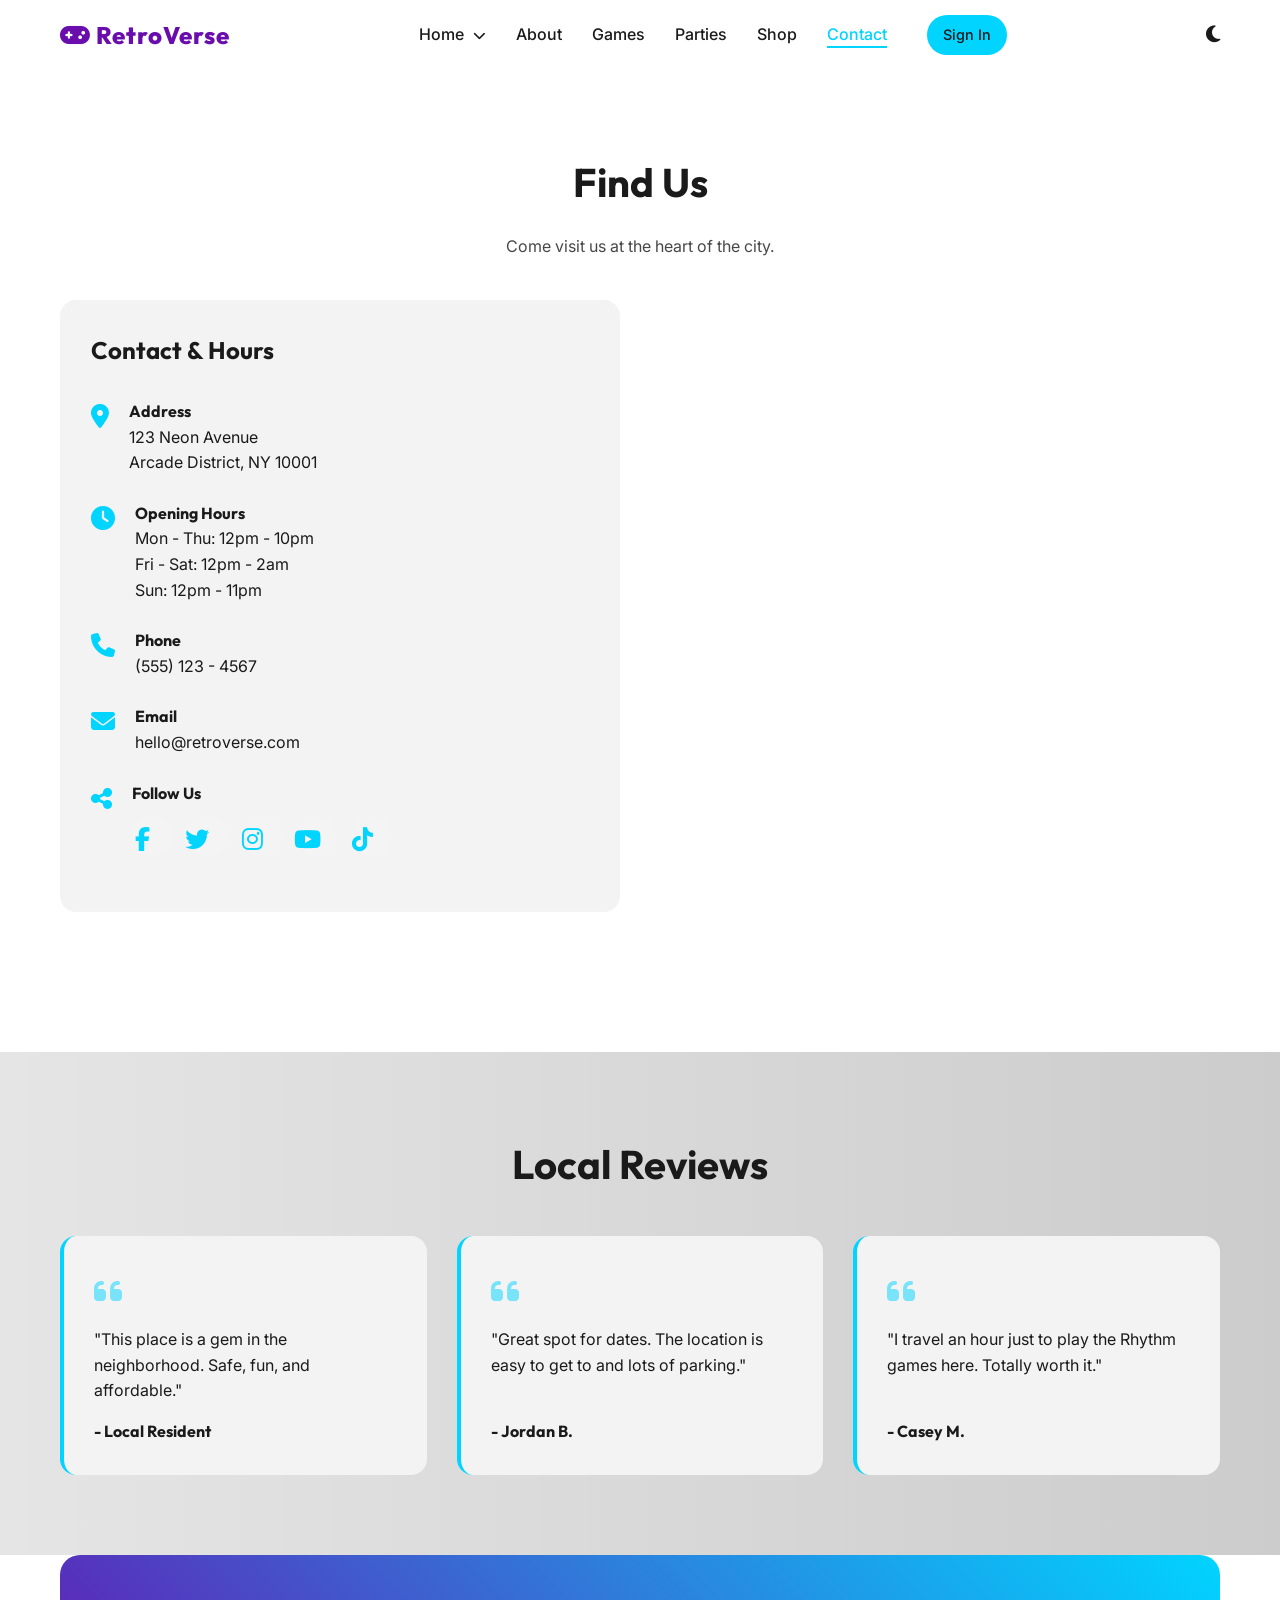
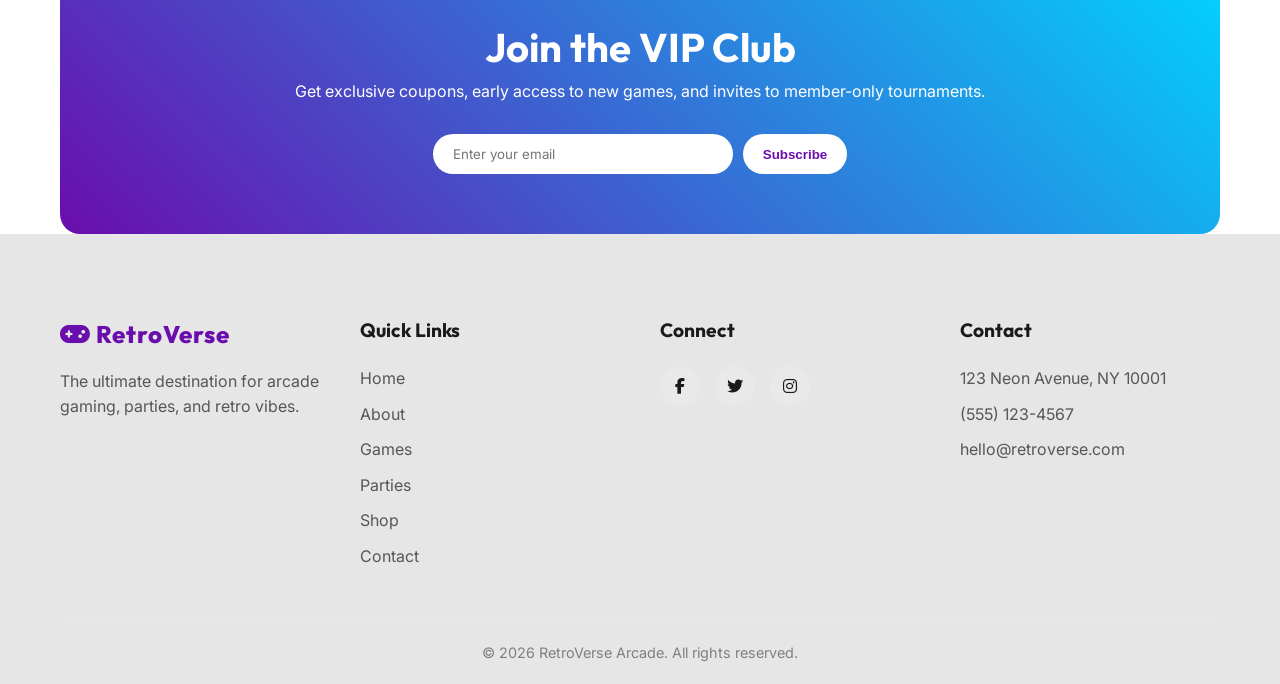
<file: contact.html>
<!DOCTYPE html>
<html lang="en">

<head>
    <meta charset="UTF-8">
    <meta name="viewport" content="width=device-width, initial-scale=1.0">
    <title>Contact - RetroVerse Arcade</title>
    <link rel="stylesheet" href="style.css">
    <link rel="icon"
        href="data:image/svg+xml,<svg xmlns=%22http://www.w3.org/2000/svg%22 viewBox=%220 0 100 100%22><text y=%22.9em%22 font-size=%2290%22>🕹️</text></svg>">
    <link href="https://fonts.googleapis.com/css2?family=Inter:wght@400;500;600&family=Outfit:wght@700;800&display=swap"
        rel="stylesheet">
    <link rel="stylesheet" href="https://cdnjs.cloudflare.com/ajax/libs/font-awesome/6.4.0/css/all.min.css">
    <style>
        .info-grid {
            display: grid;
            grid-template-columns: 1fr 1fr;
            gap: 40px;
            margin-top: 40px;
        }

        .info-box {
            background: var(--card-bg);
            padding: 30px;
            border-radius: 16px;
            border: 1px solid rgba(255, 255, 255, 0.05);
        }

        .info-item {
            display: flex;
            align-items: flex-start;
            margin-bottom: 25px;
        }

        .info-item i {
            font-size: 1.5rem;
            color: var(--secondary-color);
            margin-right: 20px;
            margin-top: 5px;
        }

        .map-container {
            width: 100%;
            height: 100%;
            min-height: 400px;
            border-radius: 16px;
            overflow: hidden;
            border: 1px solid rgba(255, 255, 255, 0.1);
        }

        .map-container iframe {
            width: 100%;
            height: 100%;
            border: 0;
            filter: grayscale(100%) invert(90%);
            /* Dark mode map hack */
        }

        @media (max-width: 768px) {
            .info-grid {
                grid-template-columns: 1fr;
            }
        }
    </style>
</head>

<body>

    <div class="scroll-top">
        <i class="fa-solid fa-arrow-up"></i>
    </div>

    <header>
        <div class="container">
            <nav>
                <a href="index.html" class="logo"><i class="fa-solid fa-gamepad"></i> RetroVerse</a>
                <ul class="nav-links">
                    <li class="dropdown">
                        <a href="index.html">Home <i class="fa-solid fa-chevron-down"
                                style="font-size: 0.8em; margin-left: 5px;"></i></a>
                        <div class="dropdown-content">
                            <a href="index.html">Home 1</a>
                            <a href="home2.html">Home 2</a>
                        </div>
                    </li>
                    <li><a href="about.html">About</a></li>
                    <li><a href="games.html">Games</a></li>
                    <li><a href="parties.html">Parties</a></li>
                    <li><a href="shop.html">Shop</a></li>
                    <li><a href="contact.html" class="active">Contact</a></li>
                    <li><a href="signin.html" class="btn btn-signin">Sign In</a></li>
                </ul>
                <button class="theme-toggle" aria-label="Toggle Dark Mode"><i class="fa-solid fa-moon"></i></button>


                <button class="menu-toggle"><i class="fa-solid fa-bars"></i></button>
            </nav>
        </div>
    </header>

    <main class="container page-top-spacing">
        <h2 style="text-align: center; font-size: 2.5rem; margin-bottom: 20px;">Find Us</h2>
        <p style="text-align: center; margin-bottom: 40px; opacity: 0.8;">Come visit us at the heart of the city.</p>

        <div class="info-grid">
            <div class="info-box">
                <h3 style="margin-bottom: 30px;">Contact & Hours</h3>

                <div class="info-item">
                    <i class="fa-solid fa-location-dot"></i>
                    <div>
                        <h4>Address</h4>
                        <p>123 Neon Avenue<br>Arcade District, NY 10001</p>
                    </div>
                </div>

                <div class="info-item">
                    <i class="fa-solid fa-clock"></i>
                    <div>
                        <h4>Opening Hours</h4>
                        <p>Mon - Thu: 12pm - 10pm<br>Fri - Sat: 12pm - 2am<br>Sun: 12pm - 11pm</p>
                    </div>
                </div>

                <div class="info-item">
                    <i class="fa-solid fa-phone"></i>
                    <div>
                        <h4>Phone</h4>
                        <p>(555) 123 - 4567</p>
                    </div>
                </div>

                <div class="info-item">
                    <i class="fa-solid fa-envelope"></i>
                    <div>
                        <h4>Email</h4>
                        <p>hello@retroverse.com</p>
                    </div>
                </div>

                <div class="info-item">
                    <i class="fa-solid fa-share-nodes"></i>
                    <div>
                        <h4>Follow Us</h4>
                        <div class="social-links" style="margin-top: 10px;">
                            <a href="#" aria-label="Facebook"><i class="fa-brands fa-facebook-f"></i></a>
                            <a href="#" aria-label="Twitter"><i class="fa-brands fa-twitter"></i></a>
                            <a href="#" aria-label="Instagram"><i class="fa-brands fa-instagram"></i></a>
                            <a href="#" aria-label="YouTube"><i class="fa-brands fa-youtube"></i></a>
                            <a href="#" aria-label="TikTok"><i class="fa-brands fa-tiktok"></i></a>
                        </div>
                    </div>
                </div>
            </div>

            <div class="map-container">
                <!-- Google Map Embed -->
                <iframe
                    src="https://www.google.com/maps/embed?pb=!1m18!1m12!1m3!1d193595.15830869428!2d-74.119763973046!3d40.69766374874431!2m3!1f0!2f0!3f0!3m2!1i1024!2i768!4f13.1!3m3!1m2!1s0x89c24fa5d33f083b%3A0xc80b8f06e177fe62!2sNew%20York%2C%20NY%2C%20USA!5e0!3m2!1sen!2sca!4v1684351333321!5m2!1sen!2sca"
                    allowfullscreen="" loading="lazy" referrerpolicy="no-referrer-when-downgrade">
                </iframe>
            </div>
        </div>

    </main>

    <!-- Testimonials Section -->
    <section class="testimonials-section" style="margin-top: 60px;">
        <div class="container">
            <h2 class="text-center">Local Reviews</h2>
            <div class="testimonial-grid">
                <div class="testimonial-card">
                    <div class="quote-icon"><i class="fa-solid fa-quote-left"></i></div>
                    <p>"This place is a gem in the neighborhood. Safe, fun, and affordable."</p>
                    <h4>- Local Resident</h4>
                </div>
                <div class="testimonial-card">
                    <div class="quote-icon"><i class="fa-solid fa-quote-left"></i></div>
                    <p>"Great spot for dates. The location is easy to get to and lots of parking."</p>
                    <h4>- Jordan B.</h4>
                </div>
                <div class="testimonial-card">
                    <div class="quote-icon"><i class="fa-solid fa-quote-left"></i></div>
                    <p>"I travel an hour just to play the Rhythm games here. Totally worth it."</p>
                    <h4>- Casey M.</h4>
                </div>
            </div>
        </div>
    </section>

    <!-- Newsletter Section -->
    <section class="container">
        <div class="newsletter-box">
            <h2>Join the VIP Club</h2>
            <p>Get exclusive coupons, early access to new games, and invites to member-only tournaments.</p>
            <form class="newsletter-form" onsubmit="event.preventDefault(); alert('Welcome to the club!');">
                <input type="email" class="newsletter-input" placeholder="Enter your email" required>
                <button type="submit" class="btn btn-light">Subscribe</button>
            </form>
        </div>
    </section>

    <footer>
        <div class="container">
            <div class="footer-grid">
                <div class="footer-col">
                    <a href="index.html" class="logo" style="margin-bottom: 15px; display: inline-block;"><i
                            class="fa-solid fa-gamepad"></i> RetroVerse</a>
                    <p>The ultimate destination for arcade gaming, parties, and retro vibes.</p>
                </div>
                <div class="footer-col">
                    <h4>Quick Links</h4>
                    <ul class="footer-links">
                        <li><a href="index.html">Home</a></li>
                        <li><a href="about.html">About</a></li>
                        <li><a href="games.html">Games</a></li>
                        <li><a href="parties.html">Parties</a></li>
                        <li><a href="shop.html">Shop</a></li>
                        <li><a href="contact.html">Contact</a></li>
                    </ul>
                </div>
                <div class="footer-col">
                    <h4>Connect</h4>
                    <div class="social-links">
                        <a href="#"><i class="fa-brands fa-facebook-f"></i></a>
                        <a href="#"><i class="fa-brands fa-twitter"></i></a>
                        <a href="#"><i class="fa-brands fa-instagram"></i></a>
                    </div>
                </div>
                <div class="footer-col">
                    <h4>Contact</h4>
                    <p>123 Neon Avenue, NY 10001</p>
                    <p>(555) 123-4567</p>
                    <p>hello@retroverse.com</p>
                </div>
            </div>
            <div class="footer-bottom">
                <p>&copy; 2026 RetroVerse Arcade. All rights reserved.</p>
            </div>
        </div>
    </footer>

    <script src="script.js"></script>
</body>

</html>
</file>
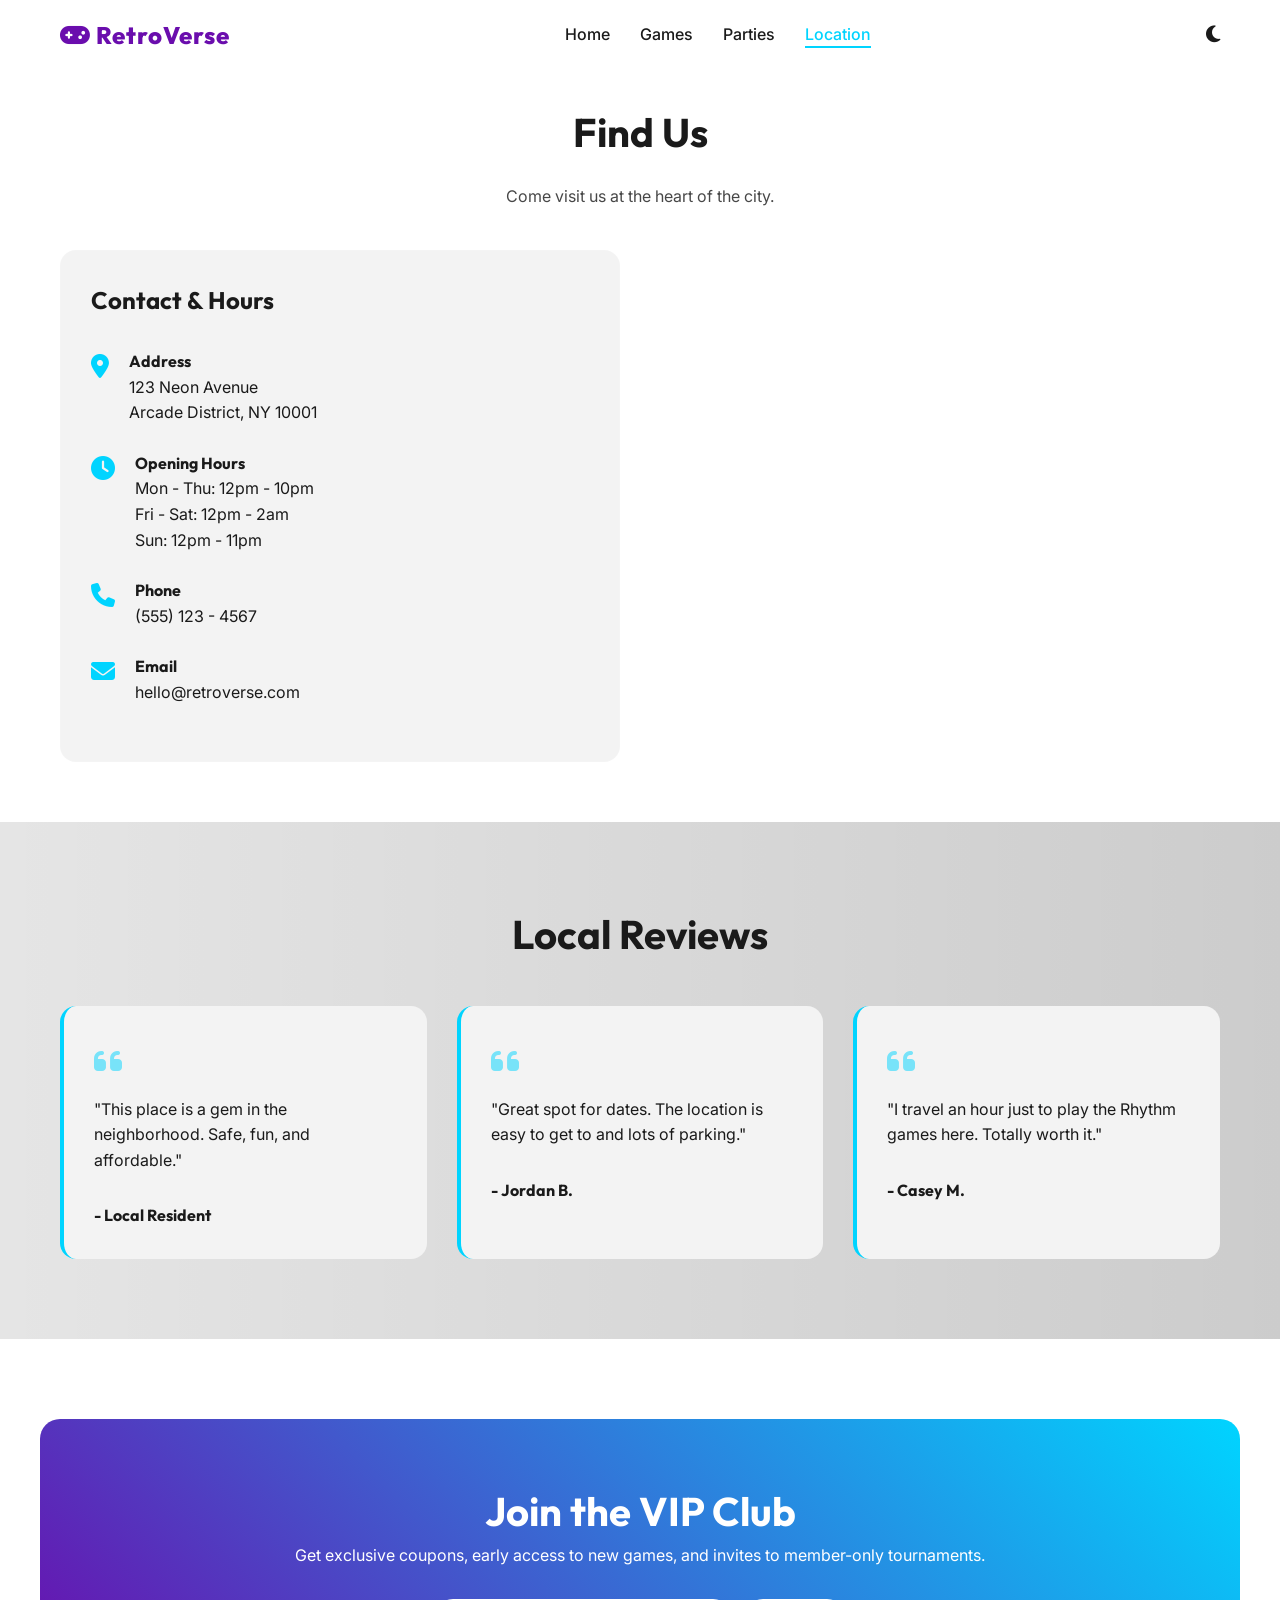
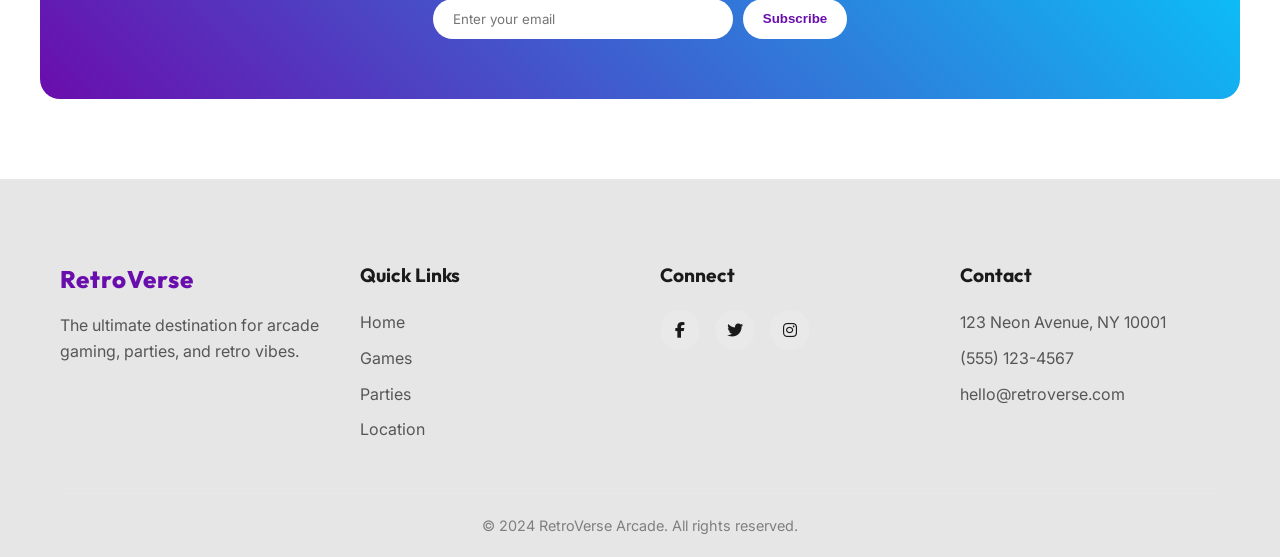
<file: location.html>
<!DOCTYPE html>
<html lang="en">

<head>
    <meta charset="UTF-8">
    <meta name="viewport" content="width=device-width, initial-scale=1.0">
    <title>Location - RetroVerse Arcade</title>
    <link rel="stylesheet" href="style.css">
    <link href="https://fonts.googleapis.com/css2?family=Inter:wght@400;500;600&family=Outfit:wght@700;800&display=swap"
        rel="stylesheet">
    <link rel="stylesheet" href="https://cdnjs.cloudflare.com/ajax/libs/font-awesome/6.4.0/css/all.min.css">
    <style>
        .info-grid {
            display: grid;
            grid-template-columns: 1fr 1fr;
            gap: 40px;
            margin-top: 40px;
        }

        .info-box {
            background: var(--card-bg);
            padding: 30px;
            border-radius: 16px;
            border: 1px solid rgba(255, 255, 255, 0.05);
        }

        .info-item {
            display: flex;
            align-items: flex-start;
            margin-bottom: 25px;
        }

        .info-item i {
            font-size: 1.5rem;
            color: var(--secondary-color);
            margin-right: 20px;
            margin-top: 5px;
        }

        .map-container {
            width: 100%;
            height: 100%;
            min-height: 400px;
            border-radius: 16px;
            overflow: hidden;
            border: 1px solid rgba(255, 255, 255, 0.1);
        }

        .map-container iframe {
            width: 100%;
            height: 100%;
            border: 0;
            filter: grayscale(100%) invert(90%);
            /* Dark mode map hack */
        }

        @media (max-width: 768px) {
            .info-grid {
                grid-template-columns: 1fr;
            }
        }
    </style>
</head>

<body data-theme="dark">

    <div class="scroll-top">
        <i class="fa-solid fa-arrow-up"></i>
    </div>

    <header>
        <div class="container">
            <nav>
                <a href="index.html" class="logo"><i class="fa-solid fa-gamepad"></i> RetroVerse</a>
                <button class="menu-toggle"><i class="fa-solid fa-bars"></i></button>
                <ul class="nav-links">
                    <li><a href="index.html">Home</a></li>
                    <li><a href="games.html">Games</a></li>
                    <li><a href="parties.html">Parties</a></li>
                    <li><a href="location.html" class="active">Location</a></li>
                </ul>
                <button class="theme-toggle"><i class="fa-solid fa-sun"></i></button>
            </nav>
        </div>
    </header>

    <main class="container" style="padding-top: 100px;">
        <h2 style="text-align: center; font-size: 2.5rem; margin-bottom: 20px;">Find Us</h2>
        <p style="text-align: center; margin-bottom: 40px; opacity: 0.8;">Come visit us at the heart of the city.</p>

        <div class="info-grid">
            <div class="info-box">
                <h3 style="margin-bottom: 30px;">Contact & Hours</h3>

                <div class="info-item">
                    <i class="fa-solid fa-location-dot"></i>
                    <div>
                        <h4>Address</h4>
                        <p>123 Neon Avenue<br>Arcade District, NY 10001</p>
                    </div>
                </div>

                <div class="info-item">
                    <i class="fa-solid fa-clock"></i>
                    <div>
                        <h4>Opening Hours</h4>
                        <p>Mon - Thu: 12pm - 10pm<br>Fri - Sat: 12pm - 2am<br>Sun: 12pm - 11pm</p>
                    </div>
                </div>

                <div class="info-item">
                    <i class="fa-solid fa-phone"></i>
                    <div>
                        <h4>Phone</h4>
                        <p>(555) 123 - 4567</p>
                    </div>
                </div>

                <div class="info-item">
                    <i class="fa-solid fa-envelope"></i>
                    <div>
                        <h4>Email</h4>
                        <p>hello@retroverse.com</p>
                    </div>
                </div>
            </div>

            <div class="map-container">
                <!-- Google Map Embed -->
                <iframe
                    src="https://www.google.com/maps/embed?pb=!1m18!1m12!1m3!1d193595.15830869428!2d-74.119763973046!3d40.69766374874431!2m3!1f0!2f0!3f0!3m2!1i1024!2i768!4f13.1!3m3!1m2!1s0x89c24fa5d33f083b%3A0xc80b8f06e177fe62!2sNew%20York%2C%20NY%2C%20USA!5e0!3m2!1sen!2sca!4v1684351333321!5m2!1sen!2sca"
                    allowfullscreen="" loading="lazy" referrerpolicy="no-referrer-when-downgrade">
                </iframe>
            </div>
        </div>

    </main>

    <!-- Testimonials Section -->
    <section class="testimonials-section" style="margin-top: 60px;">
        <div class="container">
            <h2 class="text-center">Local Reviews</h2>
            <div class="testimonial-grid">
                <div class="testimonial-card">
                    <div class="quote-icon"><i class="fa-solid fa-quote-left"></i></div>
                    <p>"This place is a gem in the neighborhood. Safe, fun, and affordable."</p>
                    <h4 style="margin-top: 15px;">- Local Resident</h4>
                </div>
                <div class="testimonial-card">
                    <div class="quote-icon"><i class="fa-solid fa-quote-left"></i></div>
                    <p>"Great spot for dates. The location is easy to get to and lots of parking."</p>
                    <h4 style="margin-top: 15px;">- Jordan B.</h4>
                </div>
                <div class="testimonial-card">
                    <div class="quote-icon"><i class="fa-solid fa-quote-left"></i></div>
                    <p>"I travel an hour just to play the Rhythm games here. Totally worth it."</p>
                    <h4 style="margin-top: 15px;">- Casey M.</h4>
                </div>
            </div>
        </div>
    </section>

    <!-- Newsletter Section -->
    <section class="container section-padding">
        <div class="newsletter-box">
            <h2>Join the VIP Club</h2>
            <p>Get exclusive coupons, early access to new games, and invites to member-only tournaments.</p>
            <form class="newsletter-form" onsubmit="event.preventDefault(); alert('Welcome to the club!');">
                <input type="email" class="newsletter-input" placeholder="Enter your email" required>
                <button type="submit" class="btn btn-light">Subscribe</button>
            </form>
        </div>
    </section>

    <footer>
        <div class="container">
            <div class="footer-grid">
                <div class="footer-col">
                    <a href="index.html" class="logo" style="margin-bottom: 15px; display: inline-block;">RetroVerse</a>
                    <p>The ultimate destination for arcade gaming, parties, and retro vibes.</p>
                </div>
                <div class="footer-col">
                    <h4>Quick Links</h4>
                    <ul class="footer-links">
                        <li><a href="index.html">Home</a></li>
                        <li><a href="games.html">Games</a></li>
                        <li><a href="parties.html">Parties</a></li>
                        <li><a href="location.html">Location</a></li>
                    </ul>
                </div>
                <div class="footer-col">
                    <h4>Connect</h4>
                    <div class="social-links">
                        <a href="#"><i class="fa-brands fa-facebook-f"></i></a>
                        <a href="#"><i class="fa-brands fa-twitter"></i></a>
                        <a href="#"><i class="fa-brands fa-instagram"></i></a>
                    </div>
                </div>
                <div class="footer-col">
                    <h4>Contact</h4>
                    <p>123 Neon Avenue, NY 10001</p>
                    <p>(555) 123-4567</p>
                    <p>hello@retroverse.com</p>
                </div>
            </div>
            <div class="footer-bottom">
                <p>&copy; 2024 RetroVerse Arcade. All rights reserved.</p>
            </div>
        </div>
    </footer>

    <script src="script.js"></script>
</body>

</html>
</file>
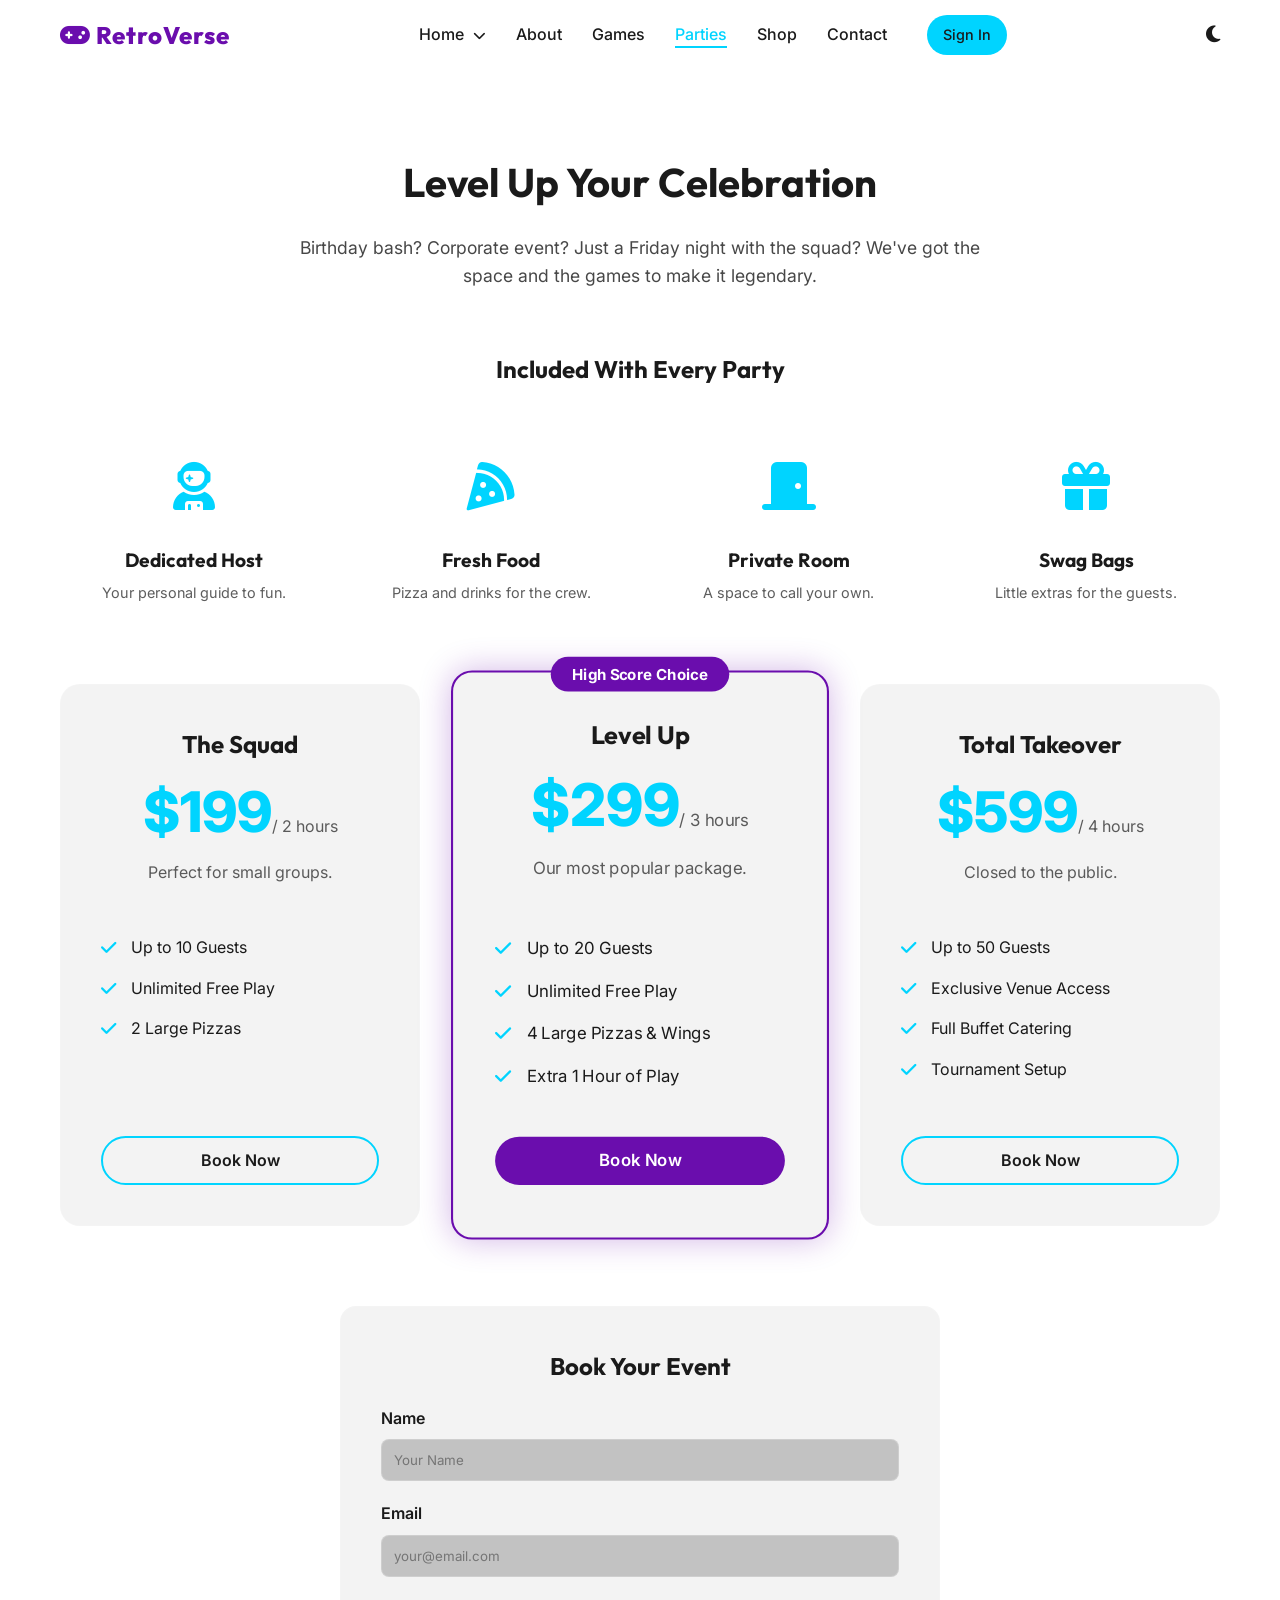
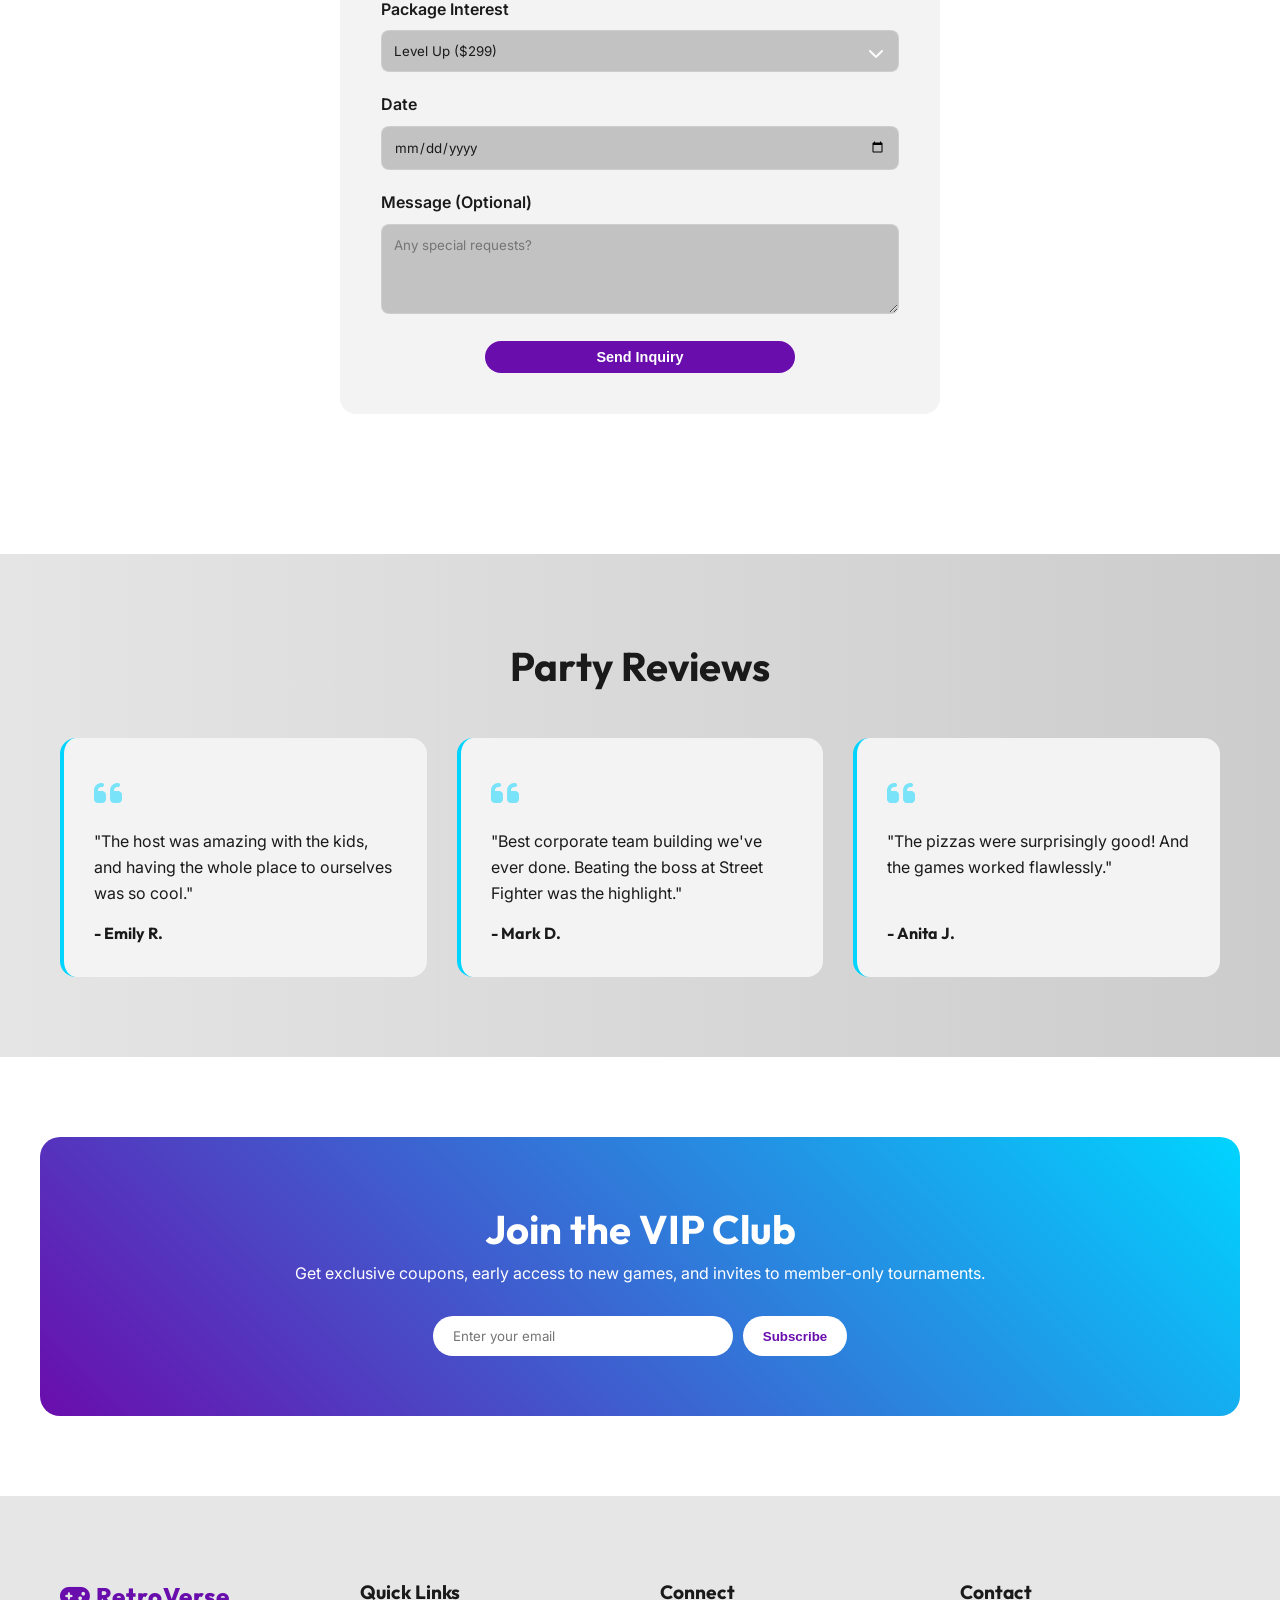
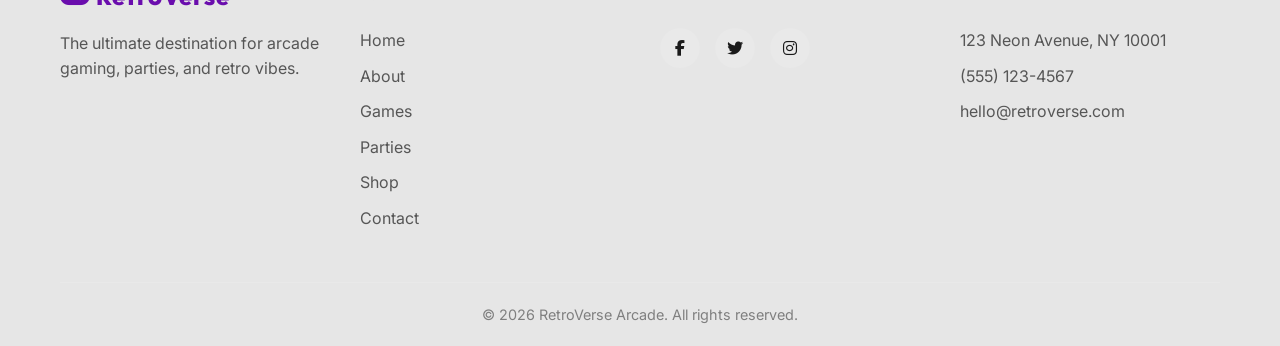
<file: parties.html>
<!DOCTYPE html>
<html lang="en">

<head>
    <meta charset="UTF-8">
    <meta name="viewport" content="width=device-width, initial-scale=1.0">
    <title>Parties - RetroVerse Arcade</title>
    <link rel="stylesheet" href="style.css">
    <link rel="icon"
        href="data:image/svg+xml,<svg xmlns=%22http://www.w3.org/2000/svg%22 viewBox=%220 0 100 100%22><text y=%22.9em%22 font-size=%2290%22>🕹️</text></svg>">
    <link href="https://fonts.googleapis.com/css2?family=Inter:wght@400;500;600&family=Outfit:wght@700;800&display=swap"
        rel="stylesheet">
    <link rel="stylesheet" href="https://cdnjs.cloudflare.com/ajax/libs/font-awesome/6.4.0/css/all.min.css">
</head>

<body>

    <div class="scroll-top">
        <i class="fa-solid fa-arrow-up"></i>
    </div>

    <header>
        <div class="container">
            <nav>
                <a href="index.html" class="logo"><i class="fa-solid fa-gamepad"></i> RetroVerse</a>
                <ul class="nav-links">
                    <li class="dropdown">
                        <a href="index.html">Home <i class="fa-solid fa-chevron-down"
                                style="font-size: 0.8em; margin-left: 5px;"></i></a>
                        <div class="dropdown-content">
                            <a href="index.html">Home 1</a>
                            <a href="home2.html">Home 2</a>
                        </div>
                    </li>
                    <li><a href="about.html">About</a></li>
                    <li><a href="games.html">Games</a></li>
                    <li><a href="parties.html" class="active">Parties</a></li>
                    <li><a href="shop.html">Shop</a></li>
                    <li><a href="contact.html">Contact</a></li>
                    <li><a href="signin.html" class="btn btn-signin">Sign In</a></li>
                </ul>
                <button class="theme-toggle" aria-label="Toggle Dark Mode"><i class="fa-solid fa-moon"></i></button>


                <button class="menu-toggle"><i class="fa-solid fa-bars"></i></button>
            </nav>
        </div>
    </header>

    <main class="container page-top-spacing">
        <div class="text-center" style="max-width: 700px; margin: 0 auto 60px;">
            <h2 style="font-size: 2.5rem; margin-bottom: 20px;">Level Up Your Celebration</h2>
            <p style="opacity: 0.8; font-size: 1.1rem;">
                Birthday bash? Corporate event? Just a Friday night with the squad? We've got the space and the games to
                make it legendary.
            </p>
        </div>

        <!-- Amenities Section -->
        <div class="amenities-section">
            <h3 class="text-center">Included With Every Party</h3>
            <div class="amenities-grid">
                <div class="amenity-item">
                    <div class="amenity-icon"><i class="fa-solid fa-user-astronaut"></i></div>
                    <h4>Dedicated Host</h4>
                    <p>Your personal guide to fun.</p>
                </div>
                <div class="amenity-item">
                    <div class="amenity-icon"><i class="fa-solid fa-pizza-slice"></i></div>
                    <h4>Fresh Food</h4>
                    <p>Pizza and drinks for the crew.</p>
                </div>
                <div class="amenity-item">
                    <div class="amenity-icon"><i class="fa-solid fa-door-closed"></i></div>
                    <h4>Private Room</h4>
                    <p>A space to call your own.</p>
                </div>
                <div class="amenity-item">
                    <div class="amenity-icon"><i class="fa-solid fa-gift"></i></div>
                    <h4>Swag Bags</h4>
                    <p>Little extras for the guests.</p>
                </div>
            </div>
        </div>

        <!-- Pricing Grid -->
        <div class="pricing-grid">
            <!-- Tier 1 -->
            <div class="pricing-card">
                <h3>The Squad</h3>
                <div class="price">$199<span>/ 2 hours</span></div>
                <p style="margin-bottom: 20px; opacity: 0.7;">Perfect for small groups.</p>
                <ul class="features-list">
                    <li><i class="fa-solid fa-check"></i> Up to 10 Guests</li>
                    <li><i class="fa-solid fa-check"></i> Unlimited Free Play</li>
                    <li><i class="fa-solid fa-check"></i> 2 Large Pizzas</li>
                </ul>
                <a href="#book" class="btn btn-secondary">Book Now</a>
            </div>

            <!-- Tier 2 (Popular) -->
            <div class="pricing-card popular">
                <div class="popular-badge">High Score Choice</div>
                <h3>Level Up</h3>
                <div class="price">$299<span>/ 3 hours</span></div>
                <p style="margin-bottom: 20px; opacity: 0.7;">Our most popular package.</p>
                <ul class="features-list">
                    <li><i class="fa-solid fa-check"></i> Up to 20 Guests</li>
                    <li><i class="fa-solid fa-check"></i> Unlimited Free Play</li>
                    <li><i class="fa-solid fa-check"></i> 4 Large Pizzas & Wings</li>
                    <li><i class="fa-solid fa-check"></i> Extra 1 Hour of Play</li>
                </ul>
                <a href="#book" class="btn">Book Now</a>
            </div>

            <!-- Tier 3 -->
            <div class="pricing-card">
                <h3>Total Takeover</h3>
                <div class="price">$599<span>/ 4 hours</span></div>
                <p style="margin-bottom: 20px; opacity: 0.7;">Closed to the public.</p>
                <ul class="features-list">
                    <li><i class="fa-solid fa-check"></i> Up to 50 Guests</li>
                    <li><i class="fa-solid fa-check"></i> Exclusive Venue Access</li>
                    <li><i class="fa-solid fa-check"></i> Full Buffet Catering</li>
                    <li><i class="fa-solid fa-check"></i> Tournament Setup</li>
                </ul>
                <a href="#book" class="btn btn-secondary">Book Now</a>
            </div>
        </div>

        <!-- Booking Form -->
        <div id="book" class="contact-form">
            <h3 style="margin-bottom: 20px; text-align: center;">Book Your Event</h3>
            <form onsubmit="event.preventDefault(); alert('Thanks for your inquiry! We will contact you shortly.');">
                <div class="form-group">
                    <label class="form-label">Name</label>
                    <input type="text" class="form-input" placeholder="Your Name" required>
                </div>
                <div class="form-group">
                    <label class="form-label">Email</label>
                    <input type="email" class="form-input" placeholder="your@email.com" required>
                </div>
                <div class="form-group">
                    <label class="form-label">Package Interest</label>
                    <div style="position: relative;">
                        <select class="form-input" style="appearance: none; cursor: pointer;">
                            <option>The Squad ($199)</option>
                            <option selected>Level Up ($299)</option>
                            <option>Total Takeover ($599)</option>
                        </select>
                        <i class="fa-solid fa-chevron-down"
                            style="position: absolute; right: 15px; top: 15px; pointer-events: none; color: white;"></i>
                    </div>
                </div>
                <div class="form-group">
                    <label class="form-label">Date</label>
                    <input type="date" class="form-input" required>
                </div>
                <div class="form-group">
                    <label class="form-label">Message (Optional)</label>
                    <textarea class="form-input" rows="4" placeholder="Any special requests?"></textarea>
                </div>
                <button type="submit" class="btn"
                    style="width: 60%; padding: 8px 16px; font-size: 0.9rem; display: block; margin: 0 auto;">Send
                    Inquiry</button>
            </form>
        </div>

    </main>

    <!-- Testimonials Section -->
    <section class="testimonials-section" style="margin-top: 60px;">
        <div class="container">
            <h2 class="text-center">Party Reviews</h2>
            <div class="testimonial-grid">
                <div class="testimonial-card">
                    <div class="quote-icon"><i class="fa-solid fa-quote-left"></i></div>
                    <p>"The host was amazing with the kids, and having the whole place to ourselves was so cool."</p>
                    <h4>- Emily R.</h4>
                </div>
                <div class="testimonial-card">
                    <div class="quote-icon"><i class="fa-solid fa-quote-left"></i></div>
                    <p>"Best corporate team building we've ever done. Beating the boss at Street Fighter was the
                        highlight."</p>
                    <h4>- Mark D.</h4>
                </div>
                <div class="testimonial-card">
                    <div class="quote-icon"><i class="fa-solid fa-quote-left"></i></div>
                    <p>"The pizzas were surprisingly good! And the games worked flawlessly."</p>
                    <h4>- Anita J.</h4>
                </div>
            </div>
        </div>
    </section>

    <!-- Newsletter Section -->
    <section class="container section-padding">
        <div class="newsletter-box">
            <h2>Join the VIP Club</h2>
            <p>Get exclusive coupons, early access to new games, and invites to member-only tournaments.</p>
            <form class="newsletter-form" onsubmit="event.preventDefault(); alert('Welcome to the club!');">
                <input type="email" class="newsletter-input" placeholder="Enter your email" required>
                <button type="submit" class="btn btn-light">Subscribe</button>
            </form>
        </div>
    </section>

    <footer>
        <div class="container">
            <div class="footer-grid">
                <div class="footer-col">
                    <a href="index.html" class="logo" style="margin-bottom: 15px; display: inline-block;"><i
                            class="fa-solid fa-gamepad"></i> RetroVerse</a>
                    <p>The ultimate destination for arcade gaming, parties, and retro vibes.</p>
                </div>
                <div class="footer-col">
                    <h4>Quick Links</h4>
                    <ul class="footer-links">
                        <li><a href="index.html">Home</a></li>
                        <li><a href="about.html">About</a></li>
                        <li><a href="games.html">Games</a></li>
                        <li><a href="parties.html">Parties</a></li>
                        <li><a href="shop.html">Shop</a></li>
                        <li><a href="contact.html">Contact</a></li>
                    </ul>
                </div>
                <div class="footer-col">
                    <h4>Connect</h4>
                    <div class="social-links">
                        <a href="#"><i class="fa-brands fa-facebook-f"></i></a>
                        <a href="#"><i class="fa-brands fa-twitter"></i></a>
                        <a href="#"><i class="fa-brands fa-instagram"></i></a>
                    </div>
                </div>
                <div class="footer-col">
                    <h4>Contact</h4>
                    <p>123 Neon Avenue, NY 10001</p>
                    <p>(555) 123-4567</p>
                    <p>hello@retroverse.com</p>
                </div>
            </div>
            <div class="footer-bottom">
                <p>&copy; 2026 RetroVerse Arcade. All rights reserved.</p>
            </div>
        </div>
    </footer>

    <script src="script.js"></script>
</body>

</html>
</file>
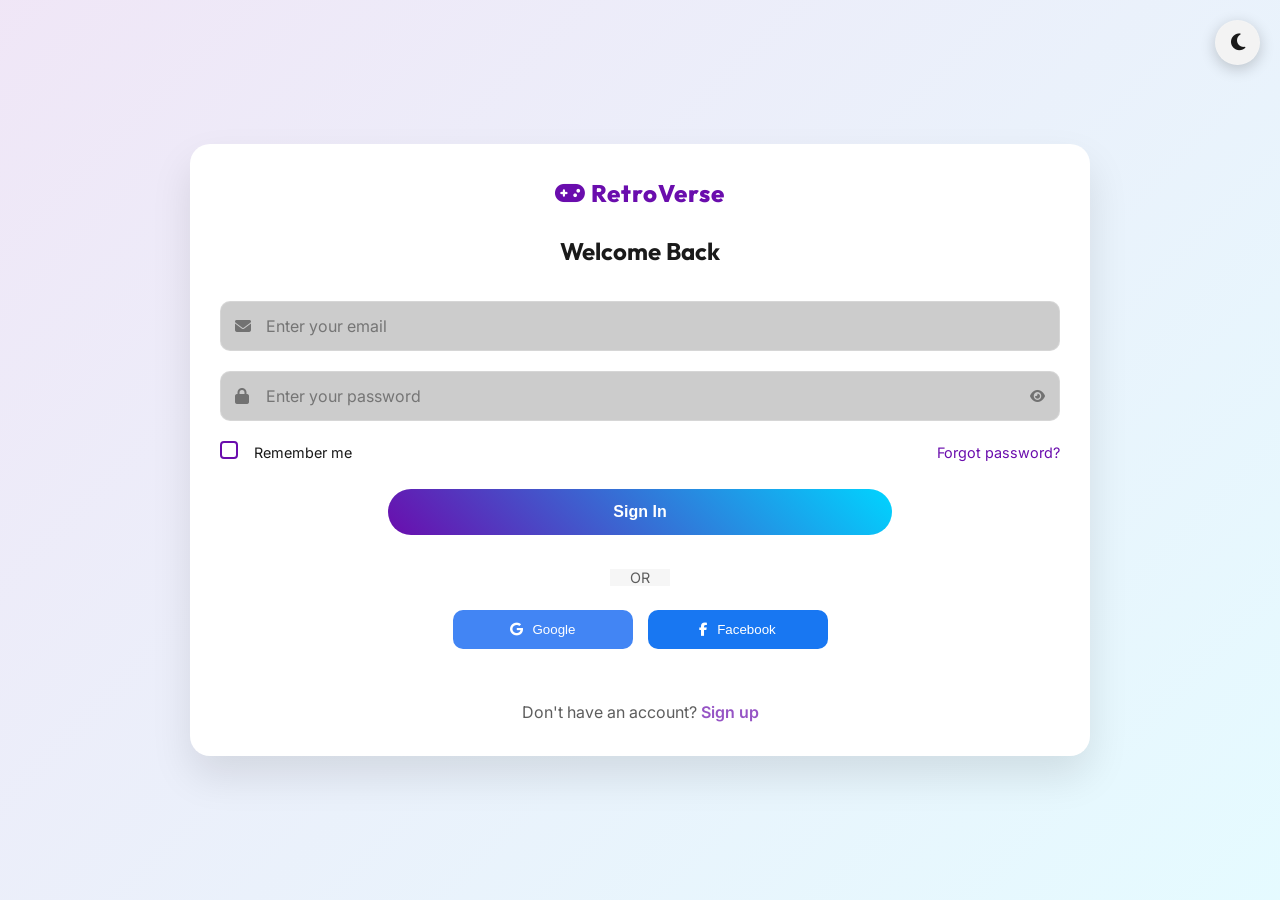
<file: signin.html>
<!DOCTYPE html>
<html lang="en">

<head>
    <meta charset="UTF-8">
    <meta name="viewport" content="width=device-width, initial-scale=1.0">
    <title>Sign In - RetroVerse Arcade</title>
    <link rel="stylesheet" href="style.css">
    <link rel="icon"
        href="data:image/svg+xml,<svg xmlns=%22http://www.w3.org/2000/svg%22 viewBox=%220 0 100 100%22><text y=%22.9em%22 font-size=%2290%22>🕹️</text></svg>">
    <!-- Google Fonts -->
    <link rel="preconnect" href="https://fonts.googleapis.com">
    <link rel="preconnect" href="https://fonts.gstatic.com" crossorigin>
    <link href="https://fonts.googleapis.com/css2?family=Inter:wght@400;500;600&family=Outfit:wght@700;800&display=swap"
        rel="stylesheet">
    <!-- FontAwesome -->
    <link rel="stylesheet" href="https://cdnjs.cloudflare.com/ajax/libs/font-awesome/6.4.0/css/all.min.css">
</head>

<body>

    <button class="theme-toggle" aria-label="Toggle Dark Mode">
        <i class="fa-solid fa-moon"></i>
    </button>

    <main>
        <section class="auth-section">
            <div class="container">
                <div class="auth-container">
                    <div class="auth-card">
                        <div class="auth-header">
                            <div class="auth-header-logo">
                                <a href="index.html" class="logo"><i class="fa-solid fa-gamepad"></i> RetroVerse</a>
                            </div>
                            <h3>Welcome Back</h3>
                        </div>

                        <form class="auth-form"
                            onsubmit="event.preventDefault(); alert('Sign in functionality would be implemented here');">
                            <div class="form-group">
                                <div class="input-wrapper">
                                    <i class="fa-solid fa-envelope input-icon"></i>
                                    <input type="email" id="email" class="form-input" placeholder="Enter your email"
                                        required>
                                </div>
                            </div>

                            <div class="form-group">
                                <div class="input-wrapper">
                                    <i class="fa-solid fa-lock input-icon"></i>
                                    <input type="password" id="password" class="form-input"
                                        placeholder="Enter your password" required>
                                    <button type="button" class="password-toggle" onclick="togglePassword('password')">
                                        <i class="fa-solid fa-eye"></i>
                                    </button>
                                </div>
                            </div>

                            <div class="form-options">
                                <label class="checkbox-label">
                                    <input type="checkbox" name="remember">
                                    <span class="checkmark"></span>
                                    Remember me
                                </label>
                                <a href="#" class="forgot-link">Forgot password?</a>
                            </div>

                            <button type="submit" class="btn auth-btn">Sign In</button>
                        </form>

                        <div class="auth-divider">
                            <span>OR</span>
                        </div>

                        <div class="social-auth">
                            <button class="btn social-btn google-btn">
                                <i class="fa-brands fa-google"></i>
                                Google
                            </button>
                            <button class="btn social-btn facebook-btn">
                                <i class="fa-brands fa-facebook-f"></i>
                                Facebook
                            </button>
                        </div>

                        <div class="auth-footer">
                            <p>Don't have an account? <a href="signup.html" class="auth-link">Sign up</a></p>
                        </div>
                    </div>
                </div>
            </div>
        </section>

        <script src="script.js"></script>
        <script>
            function togglePassword(inputId) {
                const input = document.getElementById(inputId);
                const toggle = input.nextElementSibling;
                const icon = toggle.querySelector('i');

                if (input.type === 'password') {
                    input.type = 'text';
                    icon.classList.remove('fa-eye');
                    icon.classList.add('fa-eye-slash');
                } else {
                    input.type = 'password';
                    icon.classList.remove('fa-eye-slash');
                    icon.classList.add('fa-eye');
                }
            }


        </script>
</body>

</html>
</file>
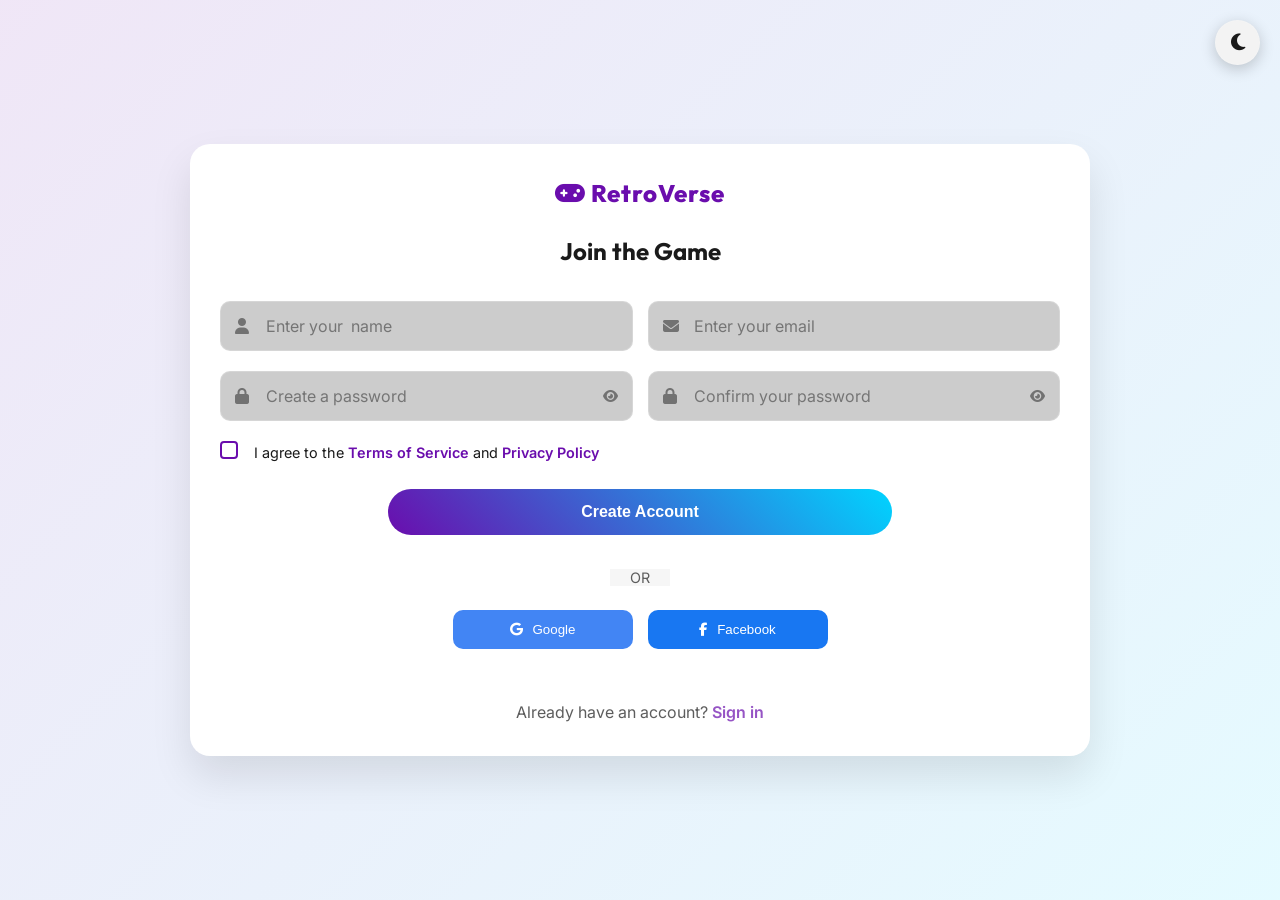
<file: signup.html>
<!DOCTYPE html>
<html lang="en">

<head>
    <meta charset="UTF-8">
    <meta name="viewport" content="width=device-width, initial-scale=1.0">
    <title>Sign Up - RetroVerse Arcade</title>
    <link rel="stylesheet" href="style.css">
    <link rel="icon"
        href="data:image/svg+xml,<svg xmlns=%22http://www.w3.org/2000/svg%22 viewBox=%220 0 100 100%22><text y=%22.9em%22 font-size=%2290%22>🕹️</text></svg>">
    <!-- Google Fonts -->
    <link rel="preconnect" href="https://fonts.googleapis.com">
    <link rel="preconnect" href="https://fonts.gstatic.com" crossorigin>
    <link href="https://fonts.googleapis.com/css2?family=Inter:wght@400;500;600&family=Outfit:wght@700;800&display=swap"
        rel="stylesheet">
    <!-- FontAwesome -->
    <link rel="stylesheet" href="https://cdnjs.cloudflare.com/ajax/libs/font-awesome/6.4.0/css/all.min.css">
</head>

<body>

    <button class="theme-toggle" aria-label="Toggle Dark Mode">
        <i class="fa-solid fa-moon"></i>
    </button>

    <main>
        <section class="auth-section">
            <div class="container">
                <div class="auth-container">
                    <div class="auth-card">
                        <div class="auth-header">
                            <div class="auth-header-logo">
                                <a href="index.html" class="logo"><i class="fa-solid fa-gamepad"></i> RetroVerse</a>
                            </div>
                            <h3>Join the Game</h3>
                        </div>

                        <form class="auth-form"
                            onsubmit="event.preventDefault(); alert('Sign up functionality would be implemented here');">
                            <div class="form-row">
                                <div class="form-group">
                                    <div class="input-wrapper">
                                        <i class="fa-solid fa-user input-icon"></i>
                                        <input type="text" id="Name" class="form-input" placeholder="Enter your  name"
                                            required>
                                    </div>
                                </div>

                                <div class="form-group">
                                    <div class="input-wrapper">
                                        <i class="fa-solid fa-envelope input-icon"></i>
                                        <input type="email" id="email" class="form-input" placeholder="Enter your email"
                                            required>
                                    </div>
                                </div>
                            </div>



                            <div class="form-row">
                                <div class="form-group">
                                    <div class="input-wrapper">
                                        <i class="fa-solid fa-lock input-icon"></i>
                                        <input type="password" id="password" class="form-input"
                                            placeholder="Create a password" required>
                                        <button type="button" class="password-toggle"
                                            onclick="togglePassword('password')">
                                            <i class="fa-solid fa-eye"></i>
                                        </button>
                                    </div>
                                </div>

                                <div class="form-group">
                                    <div class="input-wrapper">
                                        <i class="fa-solid fa-lock input-icon"></i>
                                        <input type="password" id="confirmPassword" class="form-input"
                                            placeholder="Confirm your password" required>
                                        <button type="button" class="password-toggle"
                                            onclick="togglePassword('confirmPassword')">
                                            <i class="fa-solid fa-eye"></i>
                                        </button>
                                    </div>
                                </div>
                            </div>

                            <div class="form-options">
                                <label class="checkbox-label">
                                    <input type="checkbox" name="terms" required>
                                    <span class="checkmark"></span>
                                    <span class="label-text">I agree to the <a href="#" class="auth-link">Terms of
                                            Service</a> and <a href="#" class="auth-link">Privacy Policy</a></span>
                                </label>
                            </div>



                            <button type="submit" class="btn auth-btn">Create Account</button>
                        </form>

                        <div class="auth-divider">
                            <span>OR</span>
                        </div>

                        <div class="social-auth">
                            <button class="btn social-btn google-btn">
                                <i class="fa-brands fa-google"></i>
                                Google
                            </button>
                            <button class="btn social-btn facebook-btn">
                                <i class="fa-brands fa-facebook-f"></i>
                                Facebook
                            </button>
                        </div>

                        <div class="auth-footer">
                            <p>Already have an account? <a href="signin.html" class="auth-link">Sign in</a></p>
                        </div>
                    </div>
                </div>
            </div>
        </section>

        <script src="script.js"></script>
        <script>
            function togglePassword(inputId) {
                const input = document.getElementById(inputId);
                const toggle = input.nextElementSibling;
                const icon = toggle.querySelector('i');

                if (input.type === 'password') {
                    input.type = 'text';
                    icon.classList.remove('fa-eye');
                    icon.classList.add('fa-eye-slash');
                } else {
                    input.type = 'password';
                    icon.classList.remove('fa-eye-slash');
                    icon.classList.add('fa-eye');
                }
            }


        </script>
</body>

</html>
</file>
<file: style.css>
:root {
    /* Fonts */
    --font-heading: 'Outfit', sans-serif;
    --font-body: 'Inter', sans-serif;

    /* Light Theme Colors */
    --color-bg-light: #ffffff;
    --color-text-light: #1a1a1a;
    --color-primary-light: #6A0DAD;
    /* Purple */
    --color-secondary-light: #00D4FF;
    /* Cyan */
    --color-accent-light: var(--color-secondary-light);
    /* Set to Cyan to consolidate colors */
    --color-card-bg-light: #f3f3f3;
    --color-footer-bg-light: #e6e6e6;

    /* Dark Theme Colors */
    --color-bg-dark: #0a0a0a;
    --color-text-dark: #f0f0f0;
    --color-primary-dark: #b829ea;
    /* Neon Purple */
    --color-secondary-dark: #00e5ff;
    /* Neon Cyan */
    --color-accent-dark: var(--color-secondary-dark);
    /* Set to Neon Cyan to consolidate colors */
    --color-card-bg-dark: #1f1f1f;
    --color-footer-bg-dark: #111111;

    /* Defaults (Light Mode initially) */
    --bg-color: var(--color-bg-light);
    --text-color: var(--color-text-light);
    --primary-color: var(--color-primary-light);
    --secondary-color: var(--color-secondary-light);
    --accent-color: var(--color-accent-light);
    --card-bg: var(--color-card-bg-light);
    --nav-bg: rgba(255, 255, 255, 0.9);
    --footer-bg: var(--color-footer-bg-light);
}

[data-theme="dark"] {
    --bg-color: var(--color-bg-dark);
    --text-color: var(--color-text-dark);
    --primary-color: var(--color-primary-dark);
    --secondary-color: var(--color-secondary-dark);
    --accent-color: var(--color-accent-dark);
    --card-bg: var(--color-card-bg-dark);
    --nav-bg: rgba(10, 10, 10, 0.9);
    --footer-bg: var(--color-footer-bg-dark);
}

/* Home 2 Distinct Theme (Sunset/Fire) */
/* Home 2 Distinct Theme (Sunset/Fire) - COLORS REVERTED TO DEFAULT */
/* Layout classes utilize .home-variant-2 but colors are now inherited from :root */

/* Dropdown Menu */
.dropdown {
    position: relative;
    display: inline-block;
}

.dropdown-content {
    display: none;
    position: absolute;
    background-color: var(--card-bg);
    min-width: 160px;
    box-shadow: 0px 8px 16px 0px rgba(0, 0, 0, 0.2);
    z-index: 1;
    border-radius: 8px;
    top: 100%;
    left: 0;
    overflow: hidden;
    border: 1px solid rgba(255, 255, 255, 0.1);
}

/* Home 2 Unique Components */

/* 1. Split Hero */
.home-variant-2 h2.text-center {
    font-size: 2.5rem;
    margin-bottom: 60px;
}

.home-variant-2 .hero-split {
    background: none !important;
    /* Remove bg image */
    position: relative;
    overflow: hidden;
    height: 90vh;
    /* Taller */
}

.home-variant-2 .hero-split::before {
    content: '';
    position: absolute;
    top: 0;
    left: 0;
    width: 100%;
    height: 100%;
    background: radial-gradient(circle at 70% 50%, rgba(106, 13, 173, 0.15), transparent 60%),
        linear-gradient(to right, var(--bg-color), transparent);
    z-index: -1;
}

.home-variant-2 .container.expanded-width {
    max-width: 1400px;
    display: flex;
    align-items: center;
    justify-content: space-between;
    gap: 50px;
    height: 100%;
}

.home-variant-2 .hero-content {
    flex: 1;
    text-align: left;
    padding-left: 20px;
}

.home-variant-2 .hero-visual {
    flex: 1;
    display: flex;
    justify-content: center;
    perspective: 1000px;
}

.home-variant-2 .hero-img-3d {
    width: 100%;
    max-width: 500px;
    border-radius: 20px;
    transform: rotateY(-15deg) rotateX(5deg);
    box-shadow: -20px 20px 50px rgba(0, 0, 0, 0.5);
    transition: transform 0.5s ease;
}

.home-variant-2 .hero-visual:hover .hero-img-3d {
    transform: rotateY(0deg) rotateX(0deg);
}

/* Glitch Effect */
.glitch-text {
    font-size: 5rem;
    position: relative;
    color: var(--text-color);
    letter-spacing: -2px;
}

.glitch-text::before,
.glitch-text::after {
    content: attr(data-text);
    position: absolute;
    top: 0;
    left: 0;
    width: 100%;
    height: 100%;
    opacity: 0.8;
}

.glitch-text::before {
    color: var(--primary-color);
    z-index: -1;
    animation: glitch-anim-1 2s infinite linear alternate-reverse;
}

.glitch-text::after {
    color: var(--secondary-color);
    z-index: -2;
    animation: glitch-anim-2 3s infinite linear alternate-reverse;
}

@keyframes glitch-anim-1 {
    0% {
        clip-path: inset(20% 0 80% 0);
        transform: translate(-2px, 1px);
    }

    100% {
        clip-path: inset(60% 0 10% 0);
        transform: translate(2px, -1px);
    }
}

@keyframes glitch-anim-2 {
    0% {
        clip-path: inset(10% 0 60% 0);
        transform: translate(2px, 1px);
    }

    100% {
        clip-path: inset(80% 0 5% 0);
        transform: translate(-2px, -1px);
    }
}

/* 2. Featured Grid (Spotlight) */
.featured-grid {
    display: grid;
    grid-template-columns: 2fr 1fr;
    gap: 30px;
    height: 500px;
}

.feature-card {
    position: relative;
    border-radius: 20px;
    overflow: hidden;
    background: var(--card-bg);
    transition: transform 0.3s;
}

.main-feature {
    height: 100%;
    display: flex;
    align-items: flex-end;
}

.feature-bg {
    position: absolute;
    top: 0;
    left: 0;
    width: 100%;
    height: 100%;
    background-size: cover;
    background-position: center;
    transition: transform 0.5s;
}

.main-feature:hover .feature-bg {
    transform: scale(1.1);
}

.feature-content {
    position: relative;
    z-index: 2;
    padding: 30px;
    background: linear-gradient(to top, rgba(0, 0, 0, 0.9), transparent);
    color: white;
}

.feature-col {
    display: flex;
    flex-direction: column;
    gap: 30px;
}

.small-feature {
    flex: 1;
    display: flex;
    align-items: center;
    justify-content: center;
    background: var(--card-bg);
    border: 1px solid rgba(255, 255, 255, 0.05);
}

.small-feature h3 {
    color: #ffffff;
}

.icon-large {
    font-size: 2.5rem;
    margin-bottom: 15px;
    color: var(--secondary-color);
}

/* 3. Masonry Testimonials */
.masonry-grid {
    column-count: 3;
    column-gap: 30px;
}

.testi-card {
    background: var(--card-bg);
    padding: 30px;
    border-radius: 16px;
    margin-bottom: 30px;
    break-inside: avoid;
    border: 1px solid rgba(255, 255, 255, 0.05);
    box-shadow: 0 10px 30px rgba(0, 0, 0, 0.1);
    display: flex;
    flex-direction: column;
    height: 100%;
}

.testi-card h4 {
    margin-top: auto;
}

.large-testi {
    background: linear-gradient(135deg, var(--primary-color), var(--accent-color));
    color: white;
}

.large-testi .quote-icon {
    color: rgba(255, 255, 255, 0.3);
}

.testi-text.big {
    font-size: 1.4rem;
    font-weight: 300;
    line-height: 1.4;
}

.testi-author {
    display: flex;
    align-items: center;
    gap: 15px;
    margin-top: 20px;
}

.avatar {
    width: 50px;
    height: 50px;
    background: rgba(255, 255, 255, 0.2);
    border-radius: 50%;
    display: flex;
    align-items: center;
    justify-content: center;
    font-weight: bold;
    font-size: 1.2rem;
}

@media (max-width: 900px) {
    .home-variant-2 .container.expanded-width {
        flex-direction: column;
        text-align: center;
        justify-content: center;
        padding: 0 20px;
    }

    .home-variant-2 .hero-content {
        padding-left: 0;
        margin-bottom: 40px;
        text-align: center;
        display: flex;
        flex-direction: column;
        align-items: center;
        justify-content: center;
    }

    .home-variant-2 .hero-content h1 {
        text-align: center;
    }

    .home-variant-2 .hero-content p {
        text-align: center;
        max-width: 600px;
        margin: 0 auto 30px;
    }

    .home-variant-2 .hero-btns {
        display: flex;
        flex-direction: column;
        align-items: center;
        gap: 15px;
    }

    .home-variant-2 .hero-visual {
        display: flex;
        justify-content: center;
        align-items: center;
    }

    .featured-grid {
        grid-template-columns: 1fr;
        height: auto;
    }

    .main-feature {
        height: 300px;
    }

    .masonry-grid {
        column-count: 1;
    }
}

.dropdown-content a {
    color: var(--text-color);
    padding: 12px 16px;
    text-decoration: none;
    display: block;
    transition: background-color 0.2s;
    position: relative;
}

.dropdown-content a:hover {
    background-color: var(--primary-color);
    color: white;
}

.dropdown-content a.active {
    color: var(--accent-color);
}

.dropdown-content a::after {
    content: '';
    position: absolute;
    width: 0;
    height: 2px;
    bottom: 0;
    left: 0;
    background-color: var(--accent-color);
    transition: width 0.3s;
}

.dropdown-content a.active::after {
    width: 100%;
}


.dropdown:hover .dropdown-content {
    display: block;
}

* {
    box-sizing: border-box;
    margin: 0;
    padding: 0;
}

html {
    scroll-behavior: smooth;
}

body {
    background-color: var(--bg-color);
    color: var(--text-color);
    font-family: var(--font-body);
    transition: background-color 0.3s ease, color 0.3s ease;
    line-height: 1.6;
}

h1,
h2,
h3,
h4,
h5,
h6 {
    font-family: var(--font-heading);
    font-weight: 700;
}

h1 {
    font-size: 3.5rem;
}

h2 {
    font-size: 2.5rem;
}

h3 {
    font-size: 1.5rem;
}

/* Utilities */
.container {
    max-width: 1200px;
    margin: 0 auto;
    padding: 0 20px;
}

.section-padding {
    padding: 80px 0;
}

.page-top-spacing {
    padding-top: 150px;
    padding-bottom: 80px;
    /* Ensure bottom spacing is also consistent */
}

.text-center {
    text-align: center;
}

.mb-4 {
    margin-bottom: 2rem;
}

.btn {
    display: inline-block;
    padding: 10px 20px;
    background-color: var(--primary-color);
    color: white;
    text-decoration: none;
    border-radius: 30px;
    font-weight: 600;
    transition: transform 0.2s, box-shadow 0.2s;
    border: none;
    cursor: pointer;
    text-align: center;
}

.btn:hover {
    transform: translateY(-2px);
    box-shadow: 0 4px 15px var(--primary-color);
}

.btn-secondary {
    background-color: transparent;
    border: 2px solid var(--secondary-color);
    color: var(--text-color);
}

.btn-secondary:hover {
    background-color: var(--secondary-color);
    color: #ffffff;
    /* Changed from dark text to white for better visibility on bright cyan */
}

/* Navigation */
header {
    position: fixed;
    top: 0;
    width: 100%;
    z-index: 1000;
    background: var(--nav-bg);
    -webkit-backdrop-filter: blur(10px);
    backdrop-filter: blur(10px);
    border-bottom: 1px solid rgba(255, 255, 255, 0.1);
}

nav {
    display: flex;
    justify-content: space-between;
    align-items: center;
    height: 70px;
}

.logo {
    font-size: 1.5rem;
    font-weight: 800;
    font-family: var(--font-heading);
    color: var(--primary-color);
    text-decoration: none;
    letter-spacing: 1px;
}

.nav-links {
    display: flex;
    gap: 30px;
    list-style: none;
    align-items: center;
}

.nav-links a {
    text-decoration: none;
    color: var(--text-color);
    font-weight: 500;
    transition: color 0.2s;
    position: relative;
}

.nav-links a:hover,
.nav-links a.active {
    color: var(--accent-color);
}

.nav-links a::after {
    content: '';
    position: absolute;
    width: 0;
    height: 2px;
    bottom: -4px;
    left: 0;
    background-color: var(--accent-color);
    transition: width 0.3s;
}

.nav-links a:not(.btn-signin):hover::after,
.nav-links a:not(.btn-signin).active::after {
    width: 100%;
}

.theme-toggle {
    background: none;
    border: none;
    cursor: pointer;
    color: var(--text-color);
    font-size: 1.2rem;
    transition: color 0.3s;
}

.theme-toggle:hover {
    color: var(--primary-color);
}

.menu-toggle {
    display: none;
    background: none;
    border: none;
    color: var(--text-color);
    font-size: 1.5rem;
    cursor: pointer;
}

.btn-signin {
    background-color: var(--secondary-color);
    color: var(--color-bg-dark);
    padding: 8px 16px;
    font-size: 0.9rem;
    margin: 0 10px;
    vertical-align: middle;
    display: inline-block;
}

.btn-signin:hover {
    background-color: var(--primary-color);
    color: white;
    /* Ensure text is visible on hover */
    transform: translateY(-2px);
}

/* Hero Section */
.hero {
    height: 80vh;
    display: flex;
    align-items: center;
    justify-content: center;
    text-align: center;
    background: linear-gradient(rgba(0, 0, 0, 0.85), rgba(0, 0, 0, 0.85)), url('https://i.etsystatic.com/52782709/r/il/aa1e3e/6377261577/il_570xN.6377261577_jwqz.jpg');
    background-size: cover;
    background-position: center;
    margin-top: 70px;
}

.hero h1 {
    font-size: 4rem;
    margin-bottom: 20px;
    background: linear-gradient(45deg, var(--color-primary-dark), var(--color-secondary-dark));
    /* Force neon colors */
    background-clip: text;
    -webkit-background-clip: text;
    -webkit-text-fill-color: transparent;
    color: transparent;
    line-height: 1.1;
    filter: drop-shadow(0 4px 10px rgba(0, 0, 0, 0.5));
    /* Better shadow for clipped text */
}

.hero .btn-secondary {
    color: white;
    border-color: white;
    /* Make border white for maximum contrast, or keep secondary? User said 'visible'. White is safest. */
}

.home-variant-2 .hero-split .btn-secondary {
    color: var(--primary-color);
    border-color: var(--primary-color);
    background-color: white;
}

.home-variant-2 .hero-split .btn-secondary:hover {
    background-color: var(--primary-color);
    color: white;
}

.hero .btn-secondary:hover {
    background-color: white;
    color: var(--primary-color);
}

.hero p {
    font-size: 1.2rem;
    max-width: 600px;
    margin: 0 auto 30px;
    opacity: 1;
    color: var(--accent-color);
    /* Explicit white */

    /* Stronger shadow for visibility */
}

/* Grid Layouts (Common) */
.games-grid {
    display: grid;
    grid-template-columns: repeat(auto-fit, minmax(280px, 1fr));
    gap: 30px;
    gap: 30px;
}

.card {
    background: var(--card-bg);
    border-radius: 16px;
    overflow: hidden;
    transition: transform 0.3s, box-shadow 0.3s;
    border: 1px solid rgba(255, 255, 255, 0.05);
}

.card:hover {
    transform: translateY(-8px);
    box-shadow: 0 10px 30px -10px rgba(0, 0, 0, 0.3);
}

.card-img-placeholder {
    width: 100%;
    height: 200px;
    background: linear-gradient(135deg, #333, #555);
    display: flex;
    align-items: center;
    justify-content: center;
    color: rgba(255, 255, 255, 0.2);
    font-size: 3rem;
}

/* Card Images */
.card-img {
    width: 100%;
    height: 200px;
    object-fit: cover;
    display: block;
}

.card-content {
    padding: 20px;
}

.card-title {
    font-size: 1.25rem;
    margin-bottom: 10px;
    color: var(--primary-color);
}

/* Features / Split Section */
.split-section {
    display: grid;
    grid-template-columns: 1fr 1fr;
    gap: 60px;
    align-items: center;
}

.split-content h2 {
    font-size: 2.5rem;
    margin-bottom: 20px;
}

.split-content p {
    font-size: 1.1rem;
    opacity: 0.9;
    margin-bottom: 20px;
}

.split-content .btn {
    display: block;
    margin: 0 auto;
}

.split-image {
    height: auto;
    min-height: 400px;
    border-radius: 20px;
    overflow: hidden;
    display: flex;
    position: relative;
}

.split-image img {
    width: 100%;
    height: 100%;
    object-fit: cover;
    display: block;
}

/* Events Section */
.events-section {
    background: rgba(255, 255, 255, 0.02);
    border-radius: 20px;
    padding: 60px;
    text-align: center;
}

.events-section h2 {
    font-size: 2.5rem;
    margin-bottom: 40px;
}

.events-list {
    display: flex;
    flex-wrap: wrap;
    justify-content: center;
    gap: 40px;
}

.event-item {
    flex: 1;
    min-width: 250px;
    background: var(--card-bg);
    padding: 30px;
    border-radius: 16px;
    border: 1px solid var(--primary-color);
}

.event-icon {
    font-size: 2.5rem;
    color: var(--accent-color);
    margin-bottom: 20px;
}

.event-title {
    font-size: 1.5rem;
    margin-bottom: 10px;
    color: var(--secondary-color);
}

/* New Sections Styling */
.testimonials-section {
    padding: 80px 0;
    background: linear-gradient(to right, rgba(0, 0, 0, 0.1), rgba(0, 0, 0, 0.2));
}

.testimonial-grid {
    display: grid;
    grid-template-columns: repeat(auto-fit, minmax(300px, 1fr));
    gap: 30px;
    margin-top: 40px;
}

.testimonial-card {
    background: var(--card-bg);
    padding: 30px;
    border-radius: 16px;
    border-left: 4px solid var(--accent-color);
    display: flex;
    flex-direction: column;
    height: 100%;
}

.testimonial-card h4 {
    margin-top: auto;
    padding-top: 15px;
    align-self: flex-start;
    /* Keeps text left-aligned while being at the bottom */
}

.quote-icon {
    font-size: 2rem;
    color: var(--accent-color);
    opacity: 0.5;
    margin-bottom: 10px;
}

.newsletter-section {
    padding: 80px 0;
    text-align: center;
}

.newsletter-box {
    background: linear-gradient(45deg, var(--primary-color), var(--secondary-color));
    border-radius: 20px;
    padding: 60px;
    color: white;
    text-align: center;
}

.newsletter-form {
    margin-top: 30px;
    display: flex;
    justify-content: center;
    gap: 10px;
}

.newsletter-input {
    padding: 12px 20px;
    border-radius: 30px;
    border: none;
    min-width: 300px;
    font-family: var(--font-body);
}

.btn-light {
    background-color: white;
    color: var(--primary-color);
    border: none;
}

.btn-light:hover {
    background-color: var(--bg-color);
    color: var(--primary-color);
}

/* Pricing Grid */
.pricing-grid {
    display: grid;
    grid-template-columns: repeat(auto-fit, minmax(300px, 1fr));
    gap: 40px;
    margin: 40px 0 80px;
}

.pricing-card {
    background: var(--card-bg);
    padding: 40px;
    border-radius: 20px;
    border: 1px solid rgba(255, 255, 255, 0.05);
    text-align: center;
    position: relative;
    transition: transform 0.3s;
    display: flex;
    flex-direction: column;
    height: 100%;
}

.pricing-card .btn {
    margin-top: auto;
}

.pricing-card.popular {
    border: 2px solid var(--primary-color);
    transform: scale(1.05);
    z-index: 10;
    box-shadow: 0 0 30px rgba(106, 13, 173, 0.3);
}

.pricing-card.popular .btn {
    margin-top: auto;
    margin-bottom: 10px;
}

.pricing-card:hover {
    transform: translateY(-10px);
}

.popular-badge {
    position: absolute;
    top: -15px;
    left: 50%;
    transform: translateX(-50%);
    background: var(--primary-color);
    color: white;
    padding: 5px 20px;
    border-radius: 20px;
    font-size: 0.9rem;
    font-weight: 700;
}

.price {
    font-size: 3.5rem;
    font-weight: 800;
    color: var(--secondary-color);
    margin: 20px 0;
    line-height: 1;
}

.price span {
    font-size: 1rem;
    color: var(--text-color);
    opacity: 0.7;
    font-weight: 400;
}

.features-list {
    list-style: none;
    text-align: left;
    margin: 30px 0;
}

.features-list li {
    margin-bottom: 15px;
    font-size: 1rem;
    display: flex;
    align-items: center;
}

.features-list i {
    color: var(--accent-color);
    margin-right: 15px;
    font-size: 1.1rem;
}

/* Amenities Grid */
.amenities-section {
    margin-bottom: 60px;
}

.amenities-grid {
    display: grid;
    grid-template-columns: repeat(auto-fit, minmax(200px, 1fr));
    gap: 30px;
    margin-top: 40px;
}

.amenity-item {
    text-align: center;
    padding: 20px;
}

.amenity-icon {
    font-size: 3rem;
    color: var(--secondary-color);
    margin-bottom: 20px;
}

.amenity-item h4 {
    font-size: 1.2rem;
    margin-bottom: 5px;
}

.amenity-item p {
    font-size: 0.9rem;
    opacity: 0.7;
}

/* Booking Form */
.contact-form {
    max-width: 600px;
    margin: 0 auto;
    background: var(--card-bg);
    padding: 40px;
    border-radius: 16px;
    border: 1px solid rgba(255, 255, 255, 0.1);
}

.form-group {
    margin-bottom: 20px;
}

.form-label {
    display: block;
    margin-bottom: 8px;
    font-weight: 600;
}

.form-input {
    width: 100%;
    padding: 12px;
    border-radius: 8px;
    border: 1px solid rgba(255, 255, 255, 0.2);
    background: rgba(0, 0, 0, 0.2);
    color: var(--text-color);
    font-family: var(--font-body);
}

.form-input:focus {
    outline: none;
    border-color: var(--primary-color);
}

/* Scroll Top Button */
.scroll-top {
    position: fixed;
    bottom: 30px;
    right: 30px;
    width: 50px;
    height: 50px;
    background-color: var(--accent-color);
    color: white;
    border-radius: 50%;
    display: flex;
    align-items: center;
    justify-content: center;
    font-size: 1.5rem;
    cursor: pointer;
    opacity: 0;
    visibility: hidden;
    transition: opacity 0.3s, transform 0.3s;
    z-index: 999;
}

.scroll-top.visible {
    opacity: 1;
    visibility: visible;
}

.scroll-top:hover {
    transform: translateY(-5px);
}

/* Shop Page Styles */
.categories-grid {
    display: grid;
    grid-template-columns: repeat(auto-fit, minmax(250px, 1fr));
    gap: 30px;
    margin: 40px 0;
}

.category-card {
    background: var(--card-bg);
    padding: 40px 30px;
    border-radius: 20px;
    border: 1px solid rgba(255, 255, 255, 0.05);
    text-align: center;
    transition: transform 0.3s, box-shadow 0.3s;
}

.category-card:hover {
    transform: translateY(-10px);
    box-shadow: 0 20px 40px rgba(0, 0, 0, 0.3);
}

.category-icon {
    font-size: 3rem;
    color: var(--secondary-color);
    margin-bottom: 20px;
}

.category-card h3 {
    font-size: 1.5rem;
    margin-bottom: 10px;
    color: var(--primary-color);
}

.category-card p {
    opacity: 0.8;
    margin-bottom: 20px;
}

.products-grid {
    display: grid;
    grid-template-columns: repeat(auto-fit, minmax(300px, 1fr));
    gap: 30px;
    margin: 40px 0;
}

.product-card {
    background: var(--card-bg);
    border-radius: 20px;
    border: 1px solid rgba(255, 255, 255, 0.05);
    overflow: hidden;
    transition: transform 0.3s, box-shadow 0.3s;
}

.product-card:hover {
    transform: translateY(-10px);
    box-shadow: 0 20px 40px rgba(0, 0, 0, 0.3);
}

.product-image {
    position: relative;
    height: 250px;
    overflow: hidden;
}

.product-image img {
    width: 100%;
    height: 100%;
    object-fit: cover;
    transition: transform 0.3s;
}

.product-card:hover .product-image img {
    transform: scale(1.1);
}

.product-badge {
    position: absolute;
    top: 15px;
    right: 15px;
    background: var(--accent-color);
    color: white;
    padding: 5px 15px;
    border-radius: 20px;
    font-size: 0.8rem;
    font-weight: 600;
}

.product-info {
    padding: 25px;
    display: flex;
    flex-direction: column;
    height: calc(100% - 250px);
}

.product-info .btn {
    margin-top: auto;
}

.product-info h3 {
    font-size: 1.3rem;
    margin-bottom: 10px;
    color: var(--primary-color);
}

.product-price {
    font-size: 1.5rem;
    font-weight: 700;
    color: var(--secondary-color);
    margin-bottom: 10px;
}

.product-description {
    opacity: 0.8;
    margin-bottom: 20px;
    line-height: 1.5;
}

.offers-grid {
    display: grid;
    grid-template-columns: repeat(auto-fit, minmax(300px, 1fr));
    gap: 30px;
    margin: 40px 0;
}

.offer-card {
    background: linear-gradient(135deg, var(--primary-color), var(--secondary-color));
    padding: 40px 30px;
    border-radius: 20px;
    text-align: center;
    color: white;
    position: relative;
    overflow: hidden;
    display: flex;
    flex-direction: column;
    align-items: center;
}

.offer-card::before {
    content: '';
    position: absolute;
    top: -50%;
    right: -50%;
    width: 200%;
    height: 200%;
    background: radial-gradient(circle, rgba(255, 255, 255, 0.1) 0%, transparent 70%);
    animation: float 6s ease-in-out infinite;
}

.offer-badge {
    background: rgba(255, 255, 255, 0.2);
    color: white;
    padding: 8px 20px;
    border-radius: 20px;
    font-size: 0.9rem;
    font-weight: 600;
    display: inline-block;
    margin-bottom: 15px;
}

.offer-card h3 {
    font-size: 1.8rem;
    margin-bottom: 10px;
}

.offer-card p {
    margin-bottom: 10px;
    opacity: 0.9;
}

.offer-card .btn {
    display: block;
    width: fit-content;
    margin: auto auto 0;
}

.offer-code {
    font-family: 'Courier New', monospace;
    background: rgba(255, 255, 255, 0.2);
    padding: 5px 10px;
    border-radius: 5px;
    display: inline-block;
    margin-bottom: 20px;
}

.offer-description {
    font-style: italic;
    opacity: 0.8;
}

@keyframes float {

    0%,
    100% {
        transform: translateY(0) rotate(0deg);
    }

    50% {
        transform: translateY(-20px) rotate(180deg);
    }
}

/* Mobile Responsive for Shop */
@media (max-width: 768px) {
    .categories-grid {
        grid-template-columns: 1fr;
        gap: 20px;
    }

    .products-grid {
        grid-template-columns: 1fr;
        gap: 20px;
        text-align: center;
    }

    .product-card {
        text-align: center;
    }

    .offers-grid {
        grid-template-columns: 1fr;
        gap: 20px;
    }

    .category-card {
        padding: 30px 20px;
    }

    .product-image {
        height: 200px;
    }

    .product-info {
        padding: 20px;
    }

    .offer-card {
        padding: 30px 20px;
    }
}

/* Tablet Responsive for Shop */
@media (max-width: 1024px) {

    .categories-grid {
        grid-template-columns: repeat(2, 1fr);
    }

    .categories-grid,
    .products-grid,
    .offers-grid {
        gap: 20px;
    }

    .category-card,
    .product-card,
    .offer-card {
        padding: 20px;
        text-align: center;
    }

    .hero h1 {
        font-size: 3rem;
    }

    .games-grid,
    .testimonial-grid {
        display: flex;
        flex-wrap: wrap;
        justify-content: center;
        gap: 30px;
        text-align: center;
        /* Center testimonial text if needed */
    }

    .testimonial-card {
        align-items: center;
        text-align: center;
    }

    .testimonial-card h4 {
        align-self: center;
        /* Center author name */
    }

    .games-grid .card,
    .testimonial-grid .testimonial-card {
        flex: 1 1 calc(50% - 30px);
        max-width: calc(50% - 15px);
    }

    .testimonial-grid .testimonial-card {
        border-left: 4px solid var(--accent-color);
    }

    @media (max-width: 900px) {

        .games-grid .card,
        .testimonial-grid .testimonial-card {
            flex: 1 1 100%;
            max-width: 100%;
        }
    }

    /* Home2 tablet specific styles */
    .home-variant-2 .hero-split {
        height: auto;
        min-height: 90vh;
    }

    .home-variant-2 .container.expanded-width {
        max-width: 1200px;
        gap: 40px;
    }

    .home-variant-2 .hero-content h1 {
        font-size: 4rem;
    }

    .home-variant-2 .hero-content p {
        max-width: 500px;
    }

    .home-variant-2 .hero-img-3d {
        max-width: 400px;
    }
}

/* Footer (New 4-Column) */
footer {
    background-color: var(--footer-bg);
    padding: 80px 0 20px;
    border-top: 1px solid rgba(255, 255, 255, 0.05);
}

.footer-grid {
    display: grid;
    grid-template-columns: repeat(auto-fit, minmax(200px, 1fr));
    gap: 40px;
    padding-bottom: 40px;
    border-bottom: 1px solid rgba(255, 255, 255, 0.1);
}

.footer-col h4 {
    color: var(--text-color);
    margin-bottom: 20px;
    font-size: 1.2rem;
}

.footer-col p {
    opacity: 0.7;
    margin-bottom: 10px;
}

.footer-links {
    list-style: none;
}

.footer-links li {
    margin-bottom: 10px;
}

.footer-links a {
    color: var(--text-color);
    opacity: 0.7;
    text-decoration: none;
    transition: opacity 0.2s;
}

.footer-links a:hover {
    opacity: 1;
    color: var(--primary-color);
}

.social-links {
    display: flex;
    gap: 15px;
}

.social-links a {
    width: 40px;
    height: 40px;
    background: rgba(255, 255, 255, 0.1);
    display: flex;
    align-items: center;
    justify-content: center;
    border-radius: 50%;
    color: var(--text-color);
    text-decoration: none;
    transition: background 0.3s, transform 0.3s;
}

.social-links a:hover {
    background: var(--primary-color);
    transform: translateY(-3px);
}

.footer-bottom {
    text-align: center;
    padding-top: 20px;
    opacity: 0.5;
    font-size: 0.9rem;
}

/* Tablet View Footer Adjustment */
@media (max-width: 1024px) {
    .footer-grid {
        grid-template-columns: repeat(2, 1fr);
    }
}

@media (max-width: 576px) {
    .footer-grid {
        grid-template-columns: 1fr;
    }
}

/* Mobile */
@media (max-width: 768px) {
    .hero h1 {
        font-size: 2.5rem;
    }

    /* Home2 specific mobile styles */
    .home-variant-2 .hero-split {
        height: auto;
        min-height: 100vh;
        padding: 100px 0 80px;
    }

    .home-variant-2 .container.expanded-width {
        padding: 0 15px;
        gap: 30px;
    }

    .home-variant-2 .hero-content {
        margin-bottom: 30px;
    }

    .home-variant-2 .hero-content h1 {
        font-size: 3rem;
        line-height: 1.1;
        margin-bottom: 20px;
    }

    .home-variant-2 .hero-content p {
        font-size: 1.1rem;
        margin: 0 auto 25px;
    }

    .home-variant-2 .hero-btns,
    .hero-btns {
        display: flex;
        flex-direction: column;
        gap: 15px;
        align-items: center;
        width: 100%;
        max-width: 300px;
        margin: 0 auto;
    }

    .home-variant-2 .hero-btns .btn,
    .hero-btns .btn {
        width: 100%;
        max-width: 280px;
        padding: 12px 24px;
        display: block;
    }

    .home-variant-2 .hero-visual {
        margin-top: 20px;
    }

    .home-variant-2 .hero-img-3d {
        max-width: 350px;
        width: 100%;
        height: auto;
    }

    .nav-links {
        display: none;
        position: absolute;
        top: 70px;
        left: 0;
        width: 100%;
        background: var(--card-bg);
        flex-direction: column;
        align-items: center;
        padding: 30px 0;
        border-bottom: 1px solid rgba(255, 255, 255, 0.1);
        z-index: 1001;
    }

    .nav-links.active {
        display: flex;
    }

    .menu-toggle {
        display: block;
        margin-left: 15px;
    }

    nav {
        display: flex;
        align-items: center;
        width: 100%;
        justify-content: space-between;
        position: relative;
    }

    .logo {
        position: static;
        transform: none;
        margin: 0;
        z-index: 10;
    }

    .theme-toggle {
        margin-left: auto;
        order: 10;
        position: relative;
        z-index: 11;
    }

    .menu-toggle {
        order: 11;
        position: relative;
        z-index: 11;
        margin-left: 15px;
    }

    .split-section,
    .categories-grid {
        grid-template-columns: 1fr;
        text-align: center;
        gap: 30px;
    }

    .split-content {
        order: 2;
    }

    .split-image {
        order: 1;
        min-height: 300px;
    }

    .split-content .btn {
        margin: 0 auto;
    }

    .newsletter-form {
        flex-direction: column;
        align-items: center;
    }

    .newsletter-input {
        width: 100%;
        min-width: auto;
    }

    /* Flatten Dropdown on Mobile */
    .dropdown>a {
        display: none;
    }

    .dropdown-content {
        display: flex;
        flex-direction: column;
        position: static;
        box-shadow: none;
        background: transparent;
        border: none;
        width: 100%;
        padding: 0;
        min-width: auto;
        overflow: visible;
    }

    .dropdown-content a {
        display: block;
        width: fit-content;
        padding: 10px 0;
        margin: 0 auto;
        font-weight: 500;
        color: var(--text-color);
        opacity: 1;
        text-align: center;
        text-decoration: none;
        position: relative;
    }

    .dropdown-content a.active {
        color: var(--accent-color);
    }

    /* Ensure underline shows on mobile */
    .dropdown-content a.active::after {
        content: '';
        position: absolute;
        width: 100%;
        height: 2px;
        bottom: 0;
        left: 0;
        background-color: var(--accent-color);
    }

    .nav-links li.dropdown {
        width: 100%;
        display: flex;
        flex-direction: column;
        align-items: center;
    }

}

/* Authentication Pages */
.auth-section {
    min-height: 100vh;
    display: flex;
    align-items: center;
    justify-content: center;
    background: linear-gradient(135deg, rgba(106, 13, 173, 0.1), rgba(0, 212, 255, 0.1));
}

body>.theme-toggle {
    position: fixed;
    top: 20px;
    right: 20px;
    z-index: 2000;
    background: var(--card-bg);
    border: 1px solid rgba(255, 255, 255, 0.1);
    width: 45px;
    height: 45px;
    border-radius: 50%;
    display: flex;
    align-items: center;
    justify-content: center;
    box-shadow: 0 4px 15px rgba(0, 0, 0, 0.2);
    transition: all 0.3s ease;
}

body>.theme-toggle:hover {
    transform: scale(1.1);
    color: var(--primary-color);
}


/* Fixed stray code from previous edit */


/* Dark Theme Styles */
[data-theme="dark"] {
    --primary-color: #bb86fc;
    --secondary-color: #03dac6;
    --accent-color: #cf6679;
    --text-color: #ffffff;
    --card-bg: #1e1e1e;
    --footer-bg: #121212;
    background-color: #121212;
}

[data-theme="dark"] .auth-section {
    background: linear-gradient(135deg, rgba(187, 134, 252, 0.1), rgba(3, 218, 198, 0.1));
}

[data-theme="dark"] .auth-card {
    background: #2a2a2a !important;
    border: 1px solid rgba(255, 255, 255, 0.1);
    box-shadow: 0 20px 40px rgba(0, 0, 0, 0.5);
}

[data-theme="dark"] .auth-header h1,
[data-theme="dark"] .auth-header h3,
[data-theme="dark"] .auth-header p {
    color: #ffffff;
}

[data-theme="dark"] body>.theme-toggle {
    background: #2a2a2a;
    border: 1px solid rgba(255, 255, 255, 0.2);
}

[data-theme="dark"] .auth-form .form-input {
    background: rgba(255, 255, 255, 0.1);
    border: 1px solid rgba(255, 255, 255, 0.3);
    color: #ffffff;
}

[data-theme="dark"] .auth-form .form-input:focus {
    border-color: var(--primary-color);
}

[data-theme="dark"] .input-icon {
    color: rgba(255, 255, 255, 0.7);
}

[data-theme="dark"] .password-toggle {
    color: rgba(255, 255, 255, 0.7);
}

[data-theme="dark"] .checkbox-label {
    color: #ffffff;
}

[data-theme="dark"] .checkmark {
    border-color: var(--primary-color);
}

[data-theme="dark"] .forgot-link {
    color: var(--primary-color);
}

[data-theme="dark"] .auth-divider::before {
    background: rgba(255, 255, 255, 0.2);
}

[data-theme="dark"] .auth-divider span {
    background: #2a2a2a;
    color: rgba(255, 255, 255, 0.7);
}

[data-theme="dark"] .auth-footer {
    border-top: 1px solid rgba(255, 255, 255, 0.1);
}

[data-theme="dark"] .auth-footer p {
    color: rgba(255, 255, 255, 0.7);
}

[data-theme="dark"] .auth-link {
    color: var(--primary-color);
}

.auth-section .container {
    width: 100%;
    display: flex;
    justify-content: center;
}

.auth-container {
    max-width: 1100px;
    width: 100%;
    margin: 0 auto;
}


.auth-card {
    background: white;
    border-radius: 20px;
    padding: 30px;
    box-shadow: 0 20px 40px rgba(0, 0, 0, 0.1);
    width: 100%;
    max-width: 900px;
    margin: 0 auto;
}

.auth-header-logo {
    display: flex;
    align-items: center;
    justify-content: center;
    gap: 15px;
    margin-bottom: 20px;
}

.auth-header {
    text-align: center;
    margin-bottom: 30px;
}

.auth-icon {
    font-size: 3rem;
    color: var(--primary-color);
    margin-bottom: 20px;
}

.auth-header h1 {
    font-size: 2rem;
    margin-bottom: 10px;
    color: var(--text-color);
}

.auth-header p {
    color: var(--text-color);
    opacity: 0.7;
}

.auth-form {
    margin-bottom: 30px;
}

.form-row {
    display: flex;
    gap: 15px;
}

.form-row .form-group {
    flex: 1;
}

.input-wrapper {
    position: relative;
}

.input-icon {
    position: absolute;
    left: 15px;
    top: 50%;
    transform: translateY(-50%);
    color: var(--text-color);
    opacity: 0.5;
}

.auth-form .form-input {
    padding-left: 45px;
    width: 100%;
    padding: 14px 18px 14px 45px;
    border-radius: 10px;
    border: 1px solid rgba(255, 255, 255, 0.2);
    background: rgba(0, 0, 0, 0.2);
    color: var(--text-color);
    font-family: var(--font-body);
    transition: border-color 0.3s;
    font-size: 1rem;
}

.auth-form .form-input:focus {
    outline: none;
    border-color: var(--primary-color);
}

.password-toggle {
    position: absolute;
    right: 15px;
    top: 50%;
    transform: translateY(-50%);
    background: none;
    border: none;
    color: var(--text-color);
    opacity: 0.5;
    cursor: pointer;
    transition: opacity 0.3s;
}

.password-toggle:hover {
    opacity: 1;
}

.form-options {
    display: flex;
    justify-content: space-between;
    align-items: center;
    margin-bottom: 25px;
}

.checkbox-label {
    display: flex;
    align-items: flex-start;
    cursor: pointer;
    font-size: 0.9rem;
    color: var(--text-color);
    text-align: left;
    gap: 8px;
}



.checkbox-label input[type="checkbox"] {
    display: none;
}

.checkmark {
    width: 18px;
    height: 18px;
    border: 2px solid var(--primary-color);
    border-radius: 4px;
    margin-right: 8px;
    position: relative;
    transition: background-color 0.3s;
}

.checkbox-label input[type="checkbox"]:checked+.checkmark {
    background-color: var(--primary-color);
}

.checkbox-label input[type="checkbox"]:checked+.checkmark::after {
    content: '✓';
    position: absolute;
    top: 50%;
    left: 50%;
    transform: translate(-50%, -50%);
    color: white;
    font-size: 12px;
}

.forgot-link {
    color: var(--primary-color);
    text-decoration: none;
    font-size: 0.9rem;
    transition: color 0.3s;
}

.forgot-link:hover {
    color: var(--accent-color);
}

.auth-btn {
    width: 60%;
    padding: 14px;
    font-size: 1rem;
    background: linear-gradient(45deg, var(--primary-color), var(--secondary-color));
    border: none;
    margin-bottom: 15px;
    display: block;
    margin-left: auto;
    margin-right: auto;
}

.auth-btn:hover {
    transform: translateY(-2px);
    box-shadow: 0 8px 25px rgba(106, 13, 173, 0.3);
}

.auth-divider {
    text-align: center;
    margin: 20px 0;
    position: relative;
}

.auth-divider::before {
    content: '';
    position: absolute;
    top: 50%;
    left: 0;
    right: 0;
    height: 1px;
    background: rgba(255, 255, 255, 0.2);
}

.auth-divider span {
    background: var(--card-bg);
    padding: 0 20px;
    color: var(--text-color);
    opacity: 0.7;
    font-size: 0.9rem;
    position: relative;
}

.social-auth {
    display: flex;
    flex-direction: row;
    justify-content: center;
    gap: 15px;
    margin-bottom: 30px;
}

.social-btn {
    display: flex;
    align-items: center;
    justify-content: center;
    gap: 10px;
    padding: 12px 20px;
    border-radius: 10px;
    font-weight: 500;
    transition: transform 0.2s;
    min-width: 180px;
}

.social-btn:hover {
    transform: translateY(-2px);
}

.google-btn {
    background-color: #4285f4;
    color: white;
}

.facebook-btn {
    background-color: #1877f2;
    color: white;
}

.auth-footer {
    text-align: center;
    padding-top: 20px;
    border-top: 1px solid rgba(255, 255, 255, 0.1);
}

.auth-footer p {
    color: var(--text-color);
    opacity: 0.7;
}

.auth-link {
    color: var(--primary-color);
    text-decoration: none;
    font-weight: 600;
    transition: color 0.3s;
}

.auth-link:hover {
    color: var(--accent-color);
}

/* Tablet Responsive Styles for Auth Pages */
@media (max-width: 1024px) {
    .auth-container {
        max-width: 95%;
        padding: 0 15px;
    }

    .auth-card {
        padding: 40px 30px;
        max-width: 640px;
    }

    .auth-header h3 {
        font-size: 1.8rem;
    }

    .form-row {
        gap: 20px;
    }

    .social-btn {
        min-width: 160px;
        padding: 10px 16px;
        font-size: 0.9rem;
    }

    .auth-btn {
        width: 70%;
        padding: 12px;
    }
}

/* Mobile Responsive Styles for Auth Pages */
@media (max-width: 768px) {
    .auth-section {
        padding: 40px 0;
    }

    .auth-container {
        max-width: 95%;
        padding: 0;
        margin: 0 auto;
    }

    .auth-card {
        padding: 30px 20px;
        margin: 0 auto;
        border-radius: 15px;
        width: 100%;
    }

    .auth-header {
        margin-bottom: 25px;
    }

    .auth-header h3 {
        font-size: 1.5rem;
        margin-bottom: 15px;
    }

    .auth-form {
        margin-bottom: 25px;
    }

    .form-row {
        flex-direction: column;
        gap: 0;
    }

    .form-group {
        margin-bottom: 20px;
    }

    .auth-form .form-input {
        padding: 16px 18px 16px 45px;
        font-size: 16px;
        /* Prevents zoom on iOS */
    }

    .input-icon {
        left: 18px;
        font-size: 1.1rem;
    }

    .password-toggle {
        right: 18px;
        font-size: 1.1rem;
    }

    .form-options {
        flex-direction: row;
        justify-content: space-between;
        align-items: center;
        margin-bottom: 25px;
        width: 100%;
    }

    .checkbox-label {
        font-size: 0.95rem;
    }

    .forgot-link {
        font-size: 0.95rem;
    }

    .auth-btn {
        width: 100%;
        padding: 14px;
        font-size: 1rem;
        margin-bottom: 20px;
    }

    .auth-divider {
        margin: 25px 0;
    }

    .social-auth {
        flex-direction: row;
        gap: 12px;
        margin-bottom: 25px;
    }

    .social-btn {
        flex: 1;
        min-width: 0;
        padding: 12px 10px;
        font-size: 0.9rem;
    }


    .social-btn {
        width: 100%;
        min-width: auto;
        padding: 14px 20px;
        font-size: 1rem;
    }

    .auth-footer {
        padding-top: 20px;
    }

    .auth-footer p {
        font-size: 0.95rem;
        line-height: 1.5;
    }
}

/* Small Mobile Responsive Styles */
@media (max-width: 480px) {
    .auth-section {
        padding: 20px 0;
    }

    .auth-card {
        padding: 25px 15px;
        margin: 0 10px;
    }

    .auth-header h3 {
        font-size: 1.3rem;
    }

    .auth-form .form-input {
        padding: 14px 16px 14px 40px;
    }

    .input-icon {
        left: 15px;
        font-size: 1rem;
    }

    .password-toggle {
        right: 15px;
        font-size: 1rem;
    }

    .social-btn {
        padding: 12px 16px;
        font-size: 0.95rem;
    }

    .auth-btn {
        padding: 12px;
        font-size: 0.95rem;
    }
}

/* Team Section Specific Centering */
.team-section {
    text-align: center;
}

.team-section .card-content {
    text-align: center;
}

.team-section .card {
    display: flex;
    flex-direction: column;
    align-items: center;
}

.team-section .card-title {
    margin-top: 15px;
}

/* Meet the Team Section - Light Mode Background */
.team-section {
    background-color: #f0e8fa;
}

/* Meet the Team Section - Dark Mode Background */
[data-theme="dark"] .team-section {
    background-color: #1a0d2e;
}

/* Special Offers Section - Light Mode Background */
.special-offers-section {
    background-color: #fff4e0;
}

/* Special Offers Section - Dark Mode Background */
[data-theme="dark"] .special-offers-section {
    background-color: #1a1200;
}
</file>
